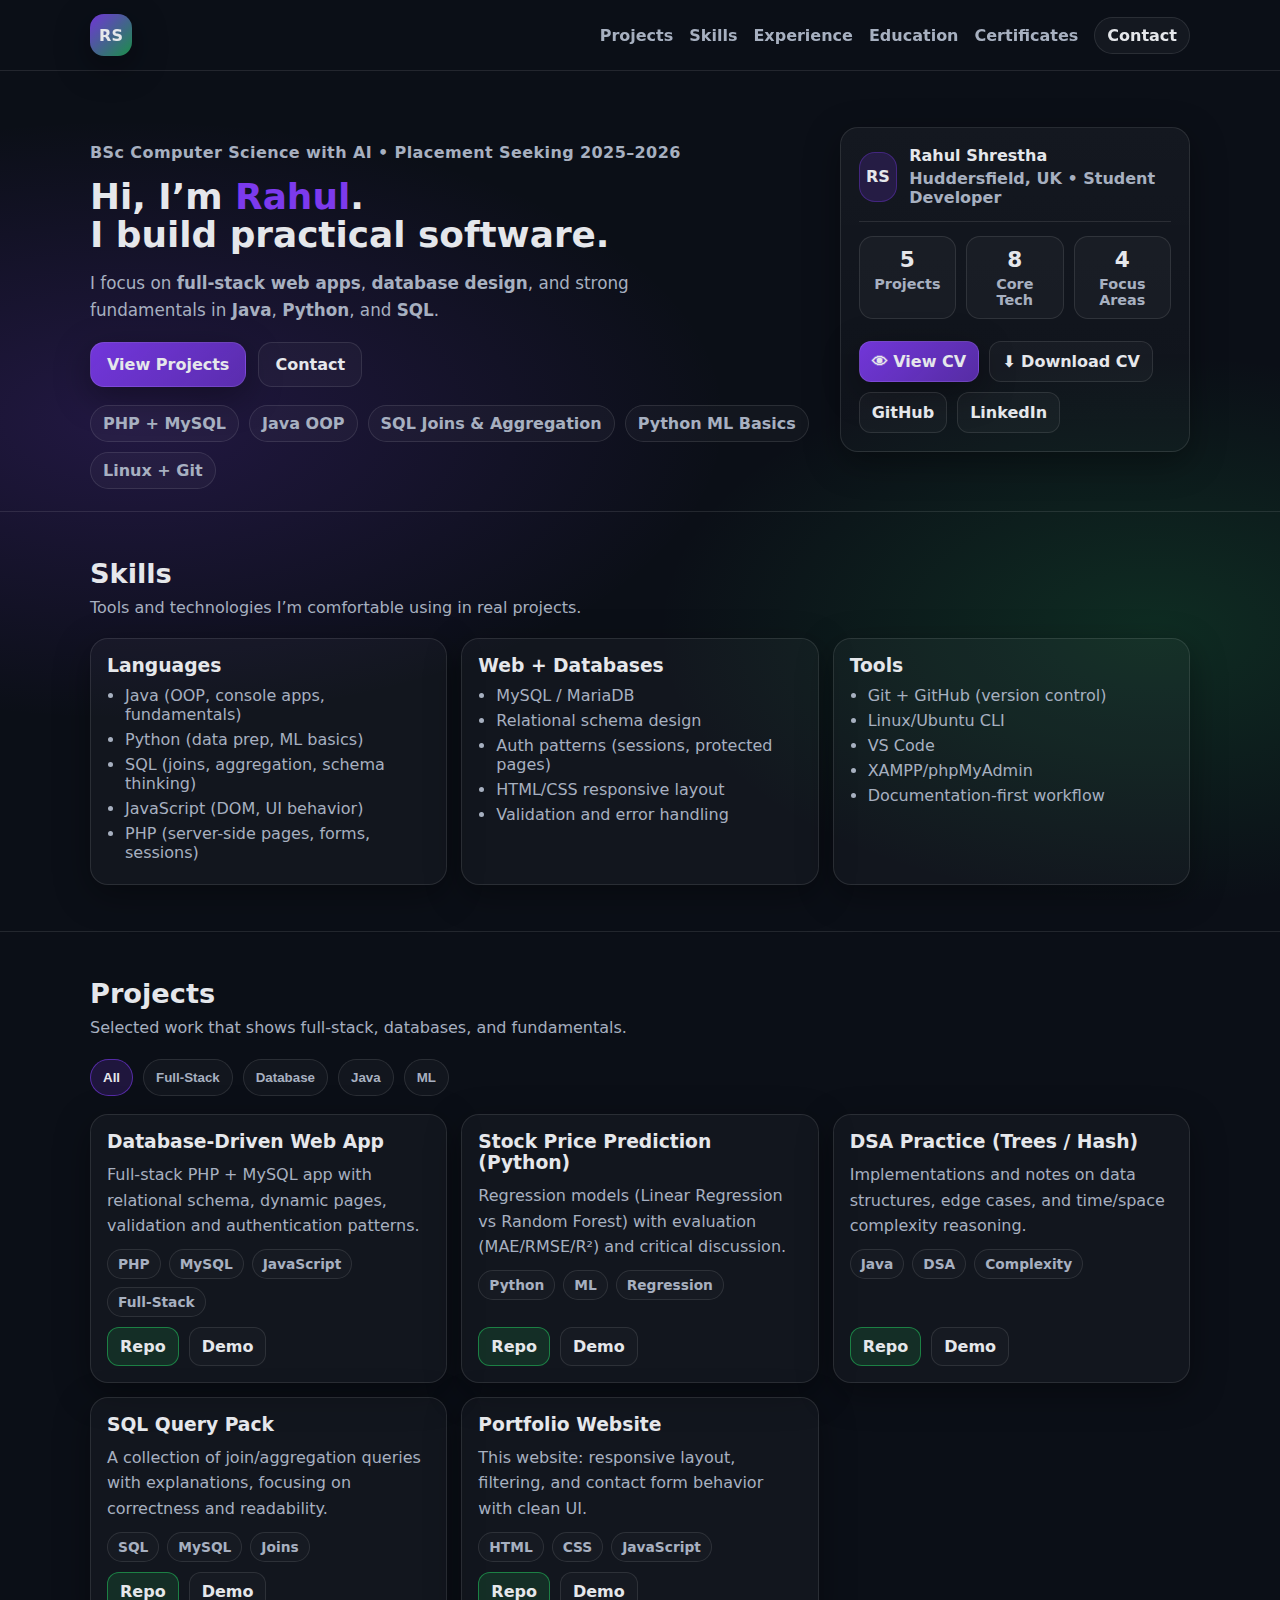
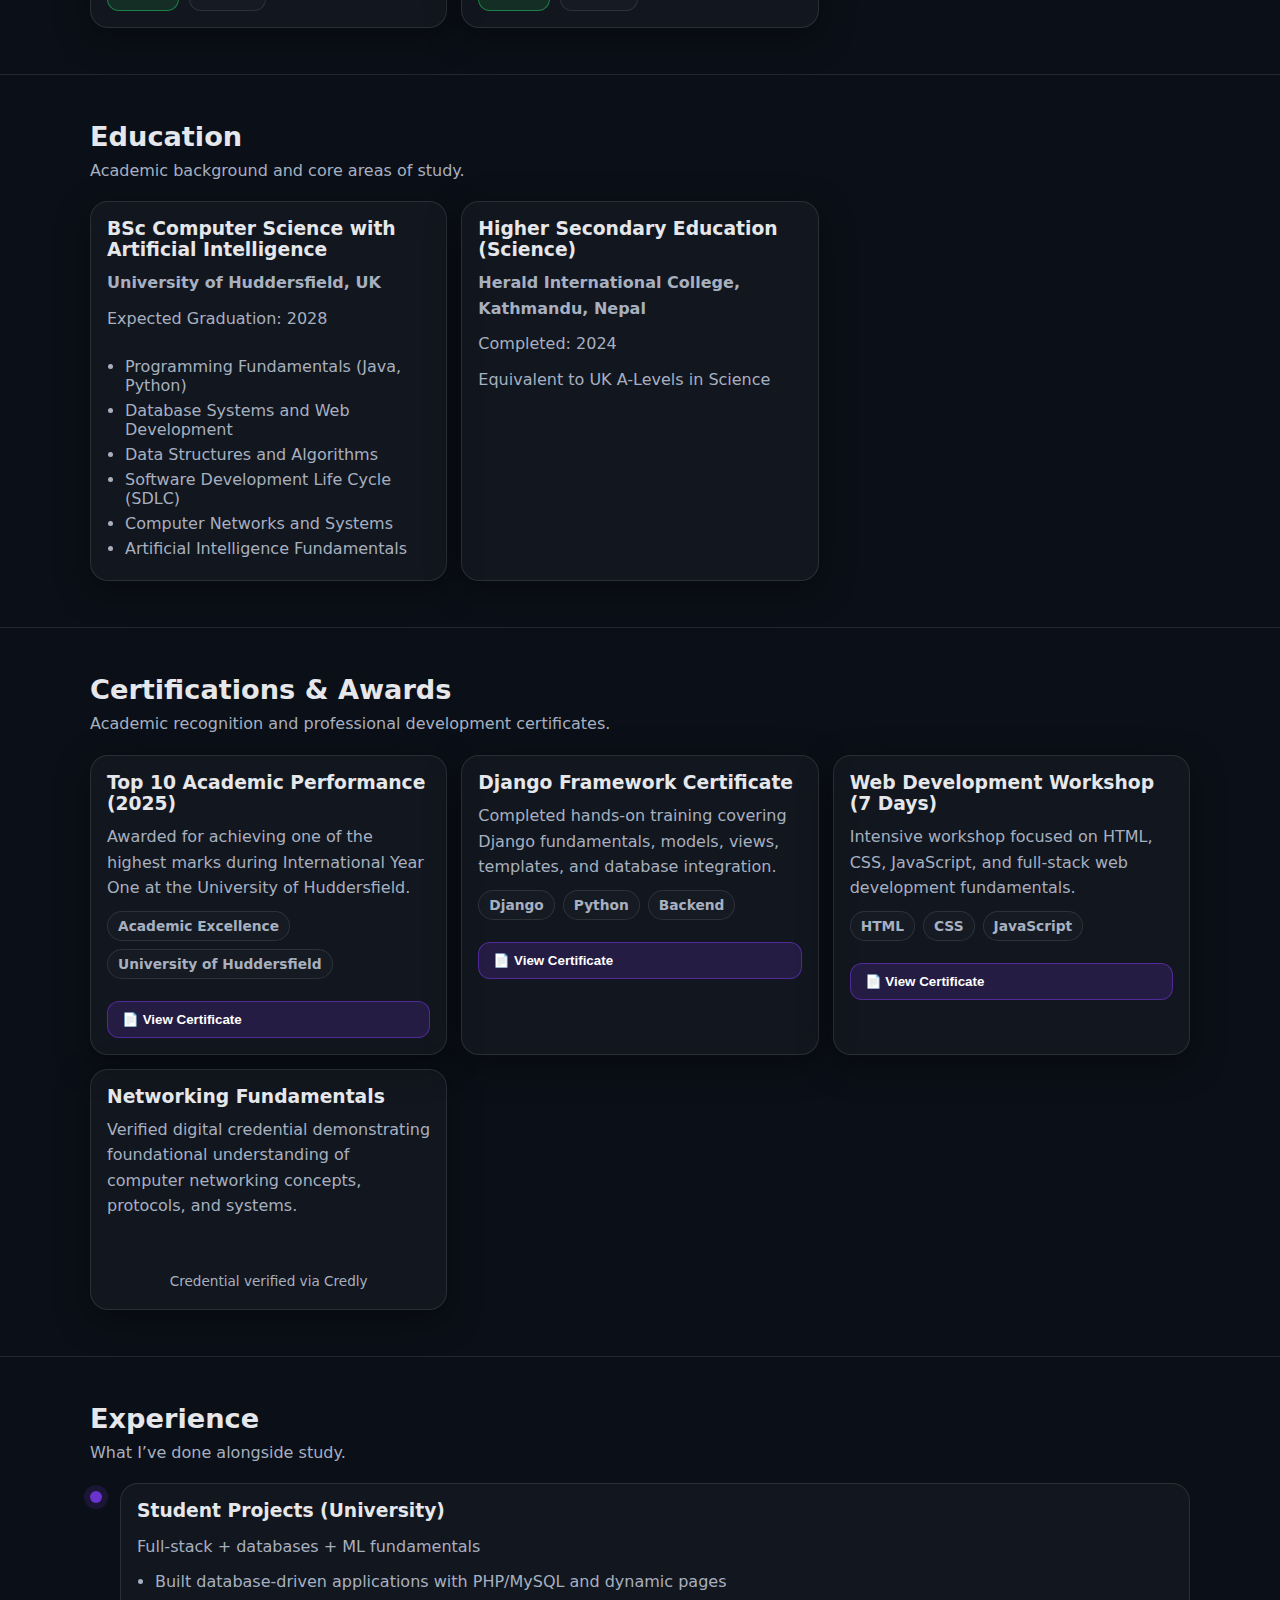
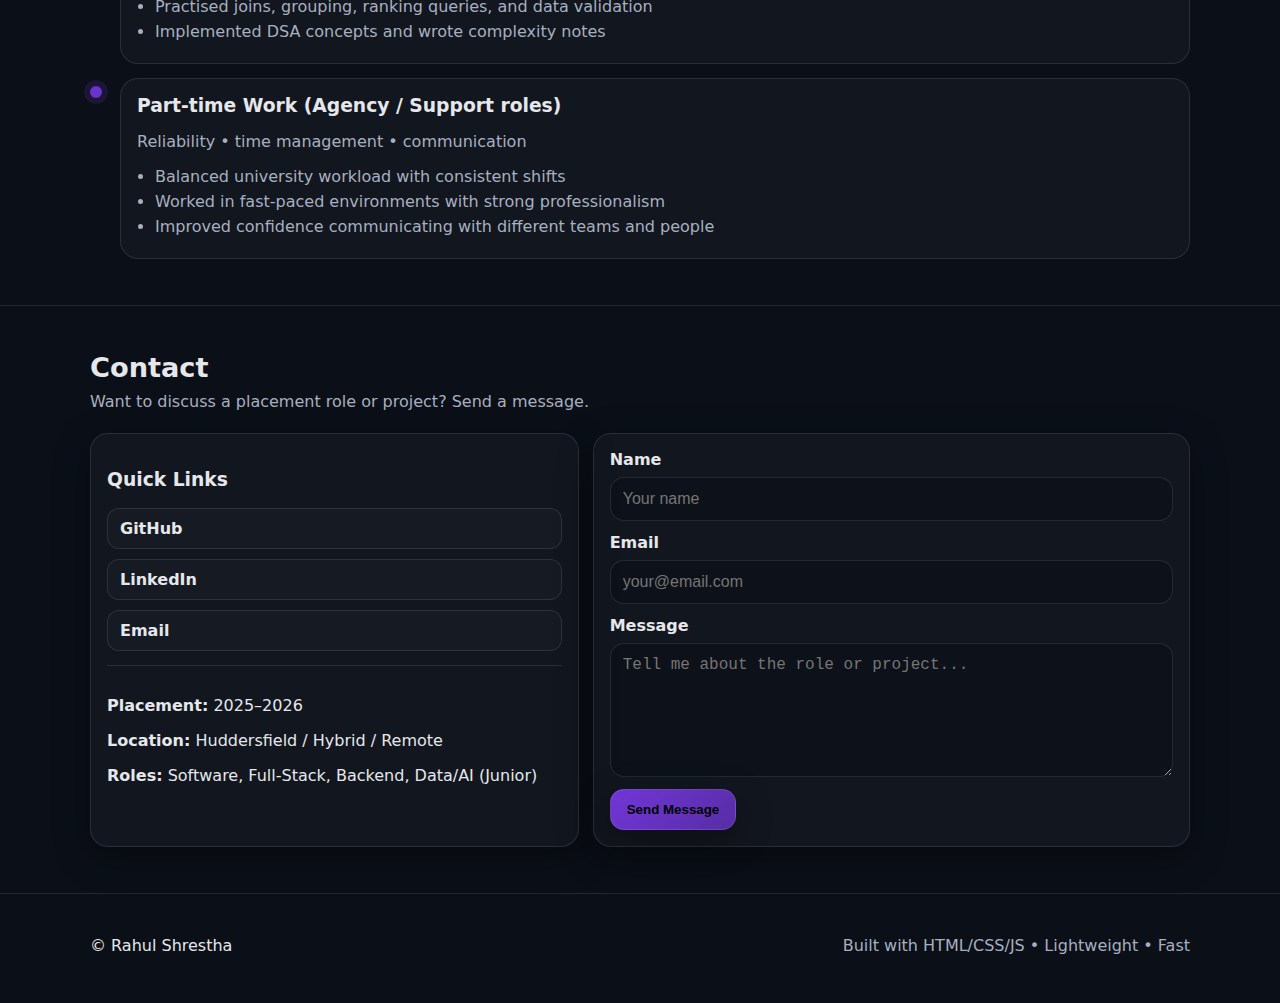
<file: index.html>
<!doctype html>
<html lang="en">

<head>
  <meta charset="utf-8" />
  <meta name="viewport" content="width=device-width, initial-scale=1" />
  <title>Rahul Shrestha | Portfolio</title>
  <meta name="description"
    content="Rahul Shrestha — CS with AI student seeking placement. Full-stack, databases, Java/Python/SQL." />
  <link rel="manifest" href="/manifest.json">
  <meta name="theme-color" content="#111111">

  <link rel="stylesheet" href="styles.css" />
  <link rel="icon" type="image/png" href="images/favicon.png">

</head>

<body>
  <header class="site-header">
    <div class="container header-inner">
      <a class="logo" href="#top" aria-label="Go to top">RS</a>

      <nav class="nav" aria-label="Primary navigation">
        <div class="nav-links">
          <a href="#projects">Projects</a>
          <a href="#skills">Skills</a>
          <a href="#experience">Experience</a>
          <a href="#education">Education</a>
          <a href="#certifications">Certificates</a>
          <a href="#contact" class="primary">Contact</a>
        </div>
        <button class="nav-toggle" id="navToggle" aria-expanded="false" aria-controls="mobileDrawer">
          <span class="sr-only">Open menu</span>
          <span class="burger"></span>
        </button>
      </nav>

      <!-- Mobile Drawer -->
      <div class="mobile-drawer" id="mobileDrawer">
        <div class="drawer-header">
          <span class="drawer-logo">RS</span>
          <button class="drawer-close" id="drawerClose">&times;</button>
        </div>

        <div class="drawer-links">
          <a href="#projects">Projects</a>
          <a href="#skills">Skills</a>
          <a href="#experience">Experience</a>
          <a href="#education">Education</a>
          <a href="#certifications">Certificates</a>
          <a href="#contact" class="primary">Contact</a>
        </div>
      </div>

      <div class="drawer-overlay" id="drawerOverlay"></div>
    </div>
  </header>

  <main id="top">
    <section class="hero">
      <div class="container hero-grid">
        <div>
          <p class="eyebrow">BSc Computer Science with AI • Placement Seeking 2025–2026</p>
          <h1>Hi, I’m <span class="accent">Rahul</span>.<br />I build practical software.</h1>
          <p class="lead">
            I focus on <strong>full-stack web apps</strong>, <strong>database design</strong>, and strong fundamentals
            in <strong>Java</strong>, <strong>Python</strong>, and <strong>SQL</strong>.
          </p>

          <div class="hero-cta">
            <a class="btn" href="#projects">View Projects</a>
            <a class="btn btn-ghost" href="#contact">Contact</a>
          </div>

          <div class="chips" aria-label="Highlights">
            <span class="chip">PHP + MySQL</span>
            <span class="chip">Java OOP</span>
            <span class="chip">SQL Joins & Aggregation</span>
            <span class="chip">Python ML Basics</span>
            <span class="chip">Linux + Git</span>
          </div>
        </div>

        <aside class="hero-card" aria-label="Quick info">
          <div class="hero-card-top">
            <div class="avatar" aria-hidden="true">RS</div>
            <div>
              <p class="name">Rahul Shrestha</p>
              <p class="meta">Huddersfield, UK • Student Developer</p>
            </div>
          </div>

          <div class="hero-card-body">
            <div class="stat">
              <p class="stat-num" id="statProjects">0</p>
              <p class="stat-label">Projects</p>
            </div>
            <div class="stat">
              <p class="stat-num" id="statTech">0</p>
              <p class="stat-label">Core Tech</p>
            </div>
            <div class="stat">
              <p class="stat-num" id="statFocus">0</p>
              <p class="stat-label">Focus Areas</p>
            </div>
          </div>

          <div class="hero-card-actions">
            <a class="btn btn-small cv-btn" id="cvBtn" href="#">
              👁 View CV
            </a>
            <a class="btn btn-small btn-ghost" id="cvDownload" href="/pdf/Rahul_Shrestha_CV.pdf" download>
              ⬇ Download CV
            </a>

            <a class="btn btn-small btn-ghost" href="#" id="githubBtn">GitHub</a>
            <a class="btn btn-small btn-ghost" href="#" id="linkedinBtn">LinkedIn</a>
          </div>
          <!-- <p class="fine">
            Tip: Update the links inside <code>script.js</code> (CV, GitHub, LinkedIn).
          </p> -->
        </aside>
      </div>
    </section>

    <section class="section" id="skills">
      <div class="container">
        <div class="section-head">
          <h2>Skills</h2>
          <p>Tools and technologies I’m comfortable using in real projects.</p>
        </div>

        <div class="skills">
          <div class="skill-card">
            <h3>Languages</h3>
            <ul>
              <li>Java (OOP, console apps, fundamentals)</li>
              <li>Python (data prep, ML basics)</li>
              <li>SQL (joins, aggregation, schema thinking)</li>
              <li>JavaScript (DOM, UI behavior)</li>
              <li>PHP (server-side pages, forms, sessions)</li>
            </ul>
          </div>

          <div class="skill-card">
            <h3>Web + Databases</h3>
            <ul>
              <li>MySQL / MariaDB</li>
              <li>Relational schema design</li>
              <li>Auth patterns (sessions, protected pages)</li>
              <li>HTML/CSS responsive layout</li>
              <li>Validation and error handling</li>
            </ul>
          </div>

          <div class="skill-card">
            <h3>Tools</h3>
            <ul>
              <li>Git + GitHub (version control)</li>
              <li>Linux/Ubuntu CLI</li>
              <li>VS Code</li>
              <li>XAMPP/phpMyAdmin</li>
              <li>Documentation-first workflow</li>
            </ul>
          </div>
        </div>
      </div>
    </section>

    <section class="section" id="projects">
      <div class="container">
        <div class="section-head">
          <h2>Projects</h2>
          <p>Selected work that shows full-stack, databases, and fundamentals.</p>
        </div>

        <div class="filters" role="group" aria-label="Project filters">
          <button class="filter active" data-filter="all">All</button>
          <button class="filter" data-filter="fullstack">Full-Stack</button>
          <button class="filter" data-filter="database">Database</button>
          <button class="filter" data-filter="java">Java</button>
          <button class="filter" data-filter="ml">ML</button>
        </div>

        <div class="grid" id="projectGrid">
        </div>
      </div>
    </section>

    <!-- <section id="github">
  <h2>GitHub Activity</h2>

  <div id="github-profile"></div>

  <div id="repo-list"></div>
</section> -->

    <section class="section" id="education">
      <div class="container">
        <div class="section-head">
          <h2>Education</h2>
          <p>Academic background and core areas of study.</p>
        </div>

        <div class="grid">
          <div class="card">
            <h3>BSc Computer Science with Artificial Intelligence</h3>
            <p><strong>University of Huddersfield, UK</strong></p>
            <p class="muted">Expected Graduation: 2028</p>
            <ul>
              <li>Programming Fundamentals (Java, Python)</li>
              <li>Database Systems and Web Development</li>
              <li>Data Structures and Algorithms</li>
              <li>Software Development Life Cycle (SDLC)</li>
              <li>Computer Networks and Systems</li>
              <li>Artificial Intelligence Fundamentals</li>
            </ul>
          </div>

          <div class="card">
            <h3>Higher Secondary Education (Science)</h3>
            <p><strong>Herald International College, Kathmandu, Nepal</strong></p>
            <p class="muted">Completed: 2024</p>
            <p>Equivalent to UK A-Levels in Science</p>
          </div>
        </div>
      </div>
    </section>

    <section class="section" id="certifications">
      <div class="container">
        <div class="section-head">
          <h2>Certifications & Awards</h2>
          <p>Academic recognition and professional development certificates.</p>
        </div>

        <div class="grid">
          <div class="card cert-card" data-file="pdf/isc_cert.jpg" data-type="jpg"
            data-title="Django Framework Certificate">
            <h3>Top 10 Academic Performance (2025)</h3>
            <p>
              Awarded for achieving one of the highest marks during
              International Year One at the University of Huddersfield.
            </p>
            <div class="tags">
              <span class="tag">Academic Excellence</span>
              <span class="tag">University of Huddersfield</span>
            </div>
            <button class="cert-btn view-cert">
              📄 View Certificate
            </button>

          </div>
          <div class="card cert-card" data-file="pdf/django_codeit_certificate.pdf" data-type="pdf"
            data-title="Django Framework Certificate">
            <h3>Django Framework Certificate</h3>
            <p>
              Completed hands-on training covering Django fundamentals,
              models, views, templates, and database integration.
            </p>
            <div class="tags">
              <span class="tag">Django</span>
              <span class="tag">Python</span>
              <span class="tag">Backend</span>
            </div>
            <button class="cert-btn view-cert">
              📄 View Certificate
            </button>
          </div>

          <div class="card cert-card" data-file="pdf/web_development_workshop.pdf" data-type="pdf"
            data-title="Django Framework Certificate">
            <h3>Web Development Workshop (7 Days)</h3>
            <p>
              Intensive workshop focused on HTML, CSS, JavaScript,
              and full-stack web development fundamentals.
            </p>
            <div class="tags">
              <span class="tag">HTML</span>
              <span class="tag">CSS</span>
              <span class="tag">JavaScript</span>
            </div>
            <button class="cert-btn view-cert">
              📄 View Certificate
            </button>
          </div>


          <div class="card">
            <h3>Networking Fundamentals</h3>
            <p>
              Verified digital credential demonstrating foundational understanding
              of computer networking concepts, protocols, and systems.
            </p>

            <div class="credly-wrapper">
              <div data-iframe-width="150" data-iframe-height="270"
                data-share-badge-id="bad36f17-1625-4a76-9c38-049f803aa20c"
                data-share-badge-host="https://www.credly.com">
              </div>
            </div>

            <p class="credly-note">
              Credential verified via Credly
            </p>
          </div>
        </div>

      </div>
    </section>

    <!-- Certificate Viewer (PDF / Image) -->
    <div class="cert-modal" id="certModal" aria-hidden="true">
      <div class="cert-backdrop" id="certBackdrop"></div>

      <div class="cert-viewer">
        <div class="cert-header">
          <span class="cert-title" id="certTitle">Certificate</span>
          <button class="cert-close" id="closeModal">&times;</button>
        </div>

        <div class="cert-body">
          <!-- PDF or Image injected here -->
          <iframe id="certFrame" title="Certificate Viewer"></iframe>
          <img id="certImage" alt="Certificate preview" />
        </div>

        <div class="cert-footer">
          <a id="downloadCert" class="cert-download" download>
            ⬇ Download PDF
          </a>
        </div>
      </div>
    </div>

    <section class="section" id="experience">
      <div class="container">
        <div class="section-head">
          <h2>Experience</h2>
          <p>What I’ve done alongside study.</p>
        </div>

        <div class="timeline">
          <div class="timeline-item">
            <div class="dot" aria-hidden="true"></div>
            <div class="timeline-content">
              <h3>Student Projects (University)</h3>
              <p class="muted">Full-stack + databases + ML fundamentals</p>
              <ul>
                <li>Built database-driven applications with PHP/MySQL and dynamic pages</li>
                <li>Practised joins, grouping, ranking queries, and data validation</li>
                <li>Implemented DSA concepts and wrote complexity notes</li>
              </ul>
            </div>
          </div>

          <div class="timeline-item">
            <div class="dot" aria-hidden="true"></div>
            <div class="timeline-content">
              <h3>Part-time Work (Agency / Support roles)</h3>
              <p class="muted">Reliability • time management • communication</p>
              <ul>
                <li>Balanced university workload with consistent shifts</li>
                <li>Worked in fast-paced environments with strong professionalism</li>
                <li>Improved confidence communicating with different teams and people</li>
              </ul>
            </div>
          </div>
        </div>

      </div>
    </section>

    <section class="section" id="contact">
      <div class="container">
        <div class="section-head">
          <h2>Contact</h2>
          <p>Want to discuss a placement role or project? Send a message.</p>
        </div>

        <div class="contact-grid">
          <div class="contact-card">
            <h3>Quick Links</h3>
            <div class="link-list">
              <a href="https://github.com/shrestha-r" id="contactGithub">GitHub</a>
              <a href="https://www.linkedin.com/in/rahulshrestha61/" id="contactLinkedin">LinkedIn</a>
              <a href="mailto:rahulshrestha8102@gmail.com" id="contactEmail">Email</a>
            </div>

            <div class="availability">
              <p><strong>Placement:</strong> 2025–2026</p>
              <p><strong>Location:</strong> Huddersfield / Hybrid / Remote</p>
              <p><strong>Roles:</strong> Software, Full-Stack, Backend, Data/AI (Junior)</p>
            </div>
          </div>

          <form class="contact-form" action="https://formspree.io/f/mbddyjzr" method="POST">

            <label>
              Name
              <input type="text" name="name" placeholder="Your name" required />
            </label>

            <label>
              Email
              <input type="email" name="email" placeholder="your@email.com" required />
            </label>

            <label>
              Message
              <textarea name="message" rows="6" placeholder="Tell me about the role or project..." required></textarea>
            </label>

            <!-- Professional extras -->
            <input type="hidden" name="_subject" value="New Portfolio Contact">
            <input type="text" name="_gotcha" style="display:none">
            <input type="hidden" name="_next" value="https://yourusername.github.io/portfolio/thanks.html">

            <button class="btn" type="submit">Send Message</button>
          </form>

        </div>
      </div>
    </section>

    <footer class="footer">
      <div class="container footer-inner">
        <p>© <span id="year"></span> Rahul Shrestha</p>
        <p class="muted">Built with HTML/CSS/JS • Lightweight • Fast</p>
      </div>
    </footer>
  </main>

  <script src="script.js"></script>
  <script type="text/javascript" async src="//cdn.credly.com/assets/utilities/embed.js"></script>
  <!-- Google Analytics -->
  <script async src="https://www.googletagmanager.com/gtag/js?id=G-ABCD1234EF"></script>
  <script>
    window.dataLayer = window.dataLayer || [];
    function gtag() { dataLayer.push(arguments); }
    gtag('js', new Date());

    gtag('config', 'G-JRHQPM54M9');
  </script>
  <script src="github.js"></script>

</body>

</html>
</file>
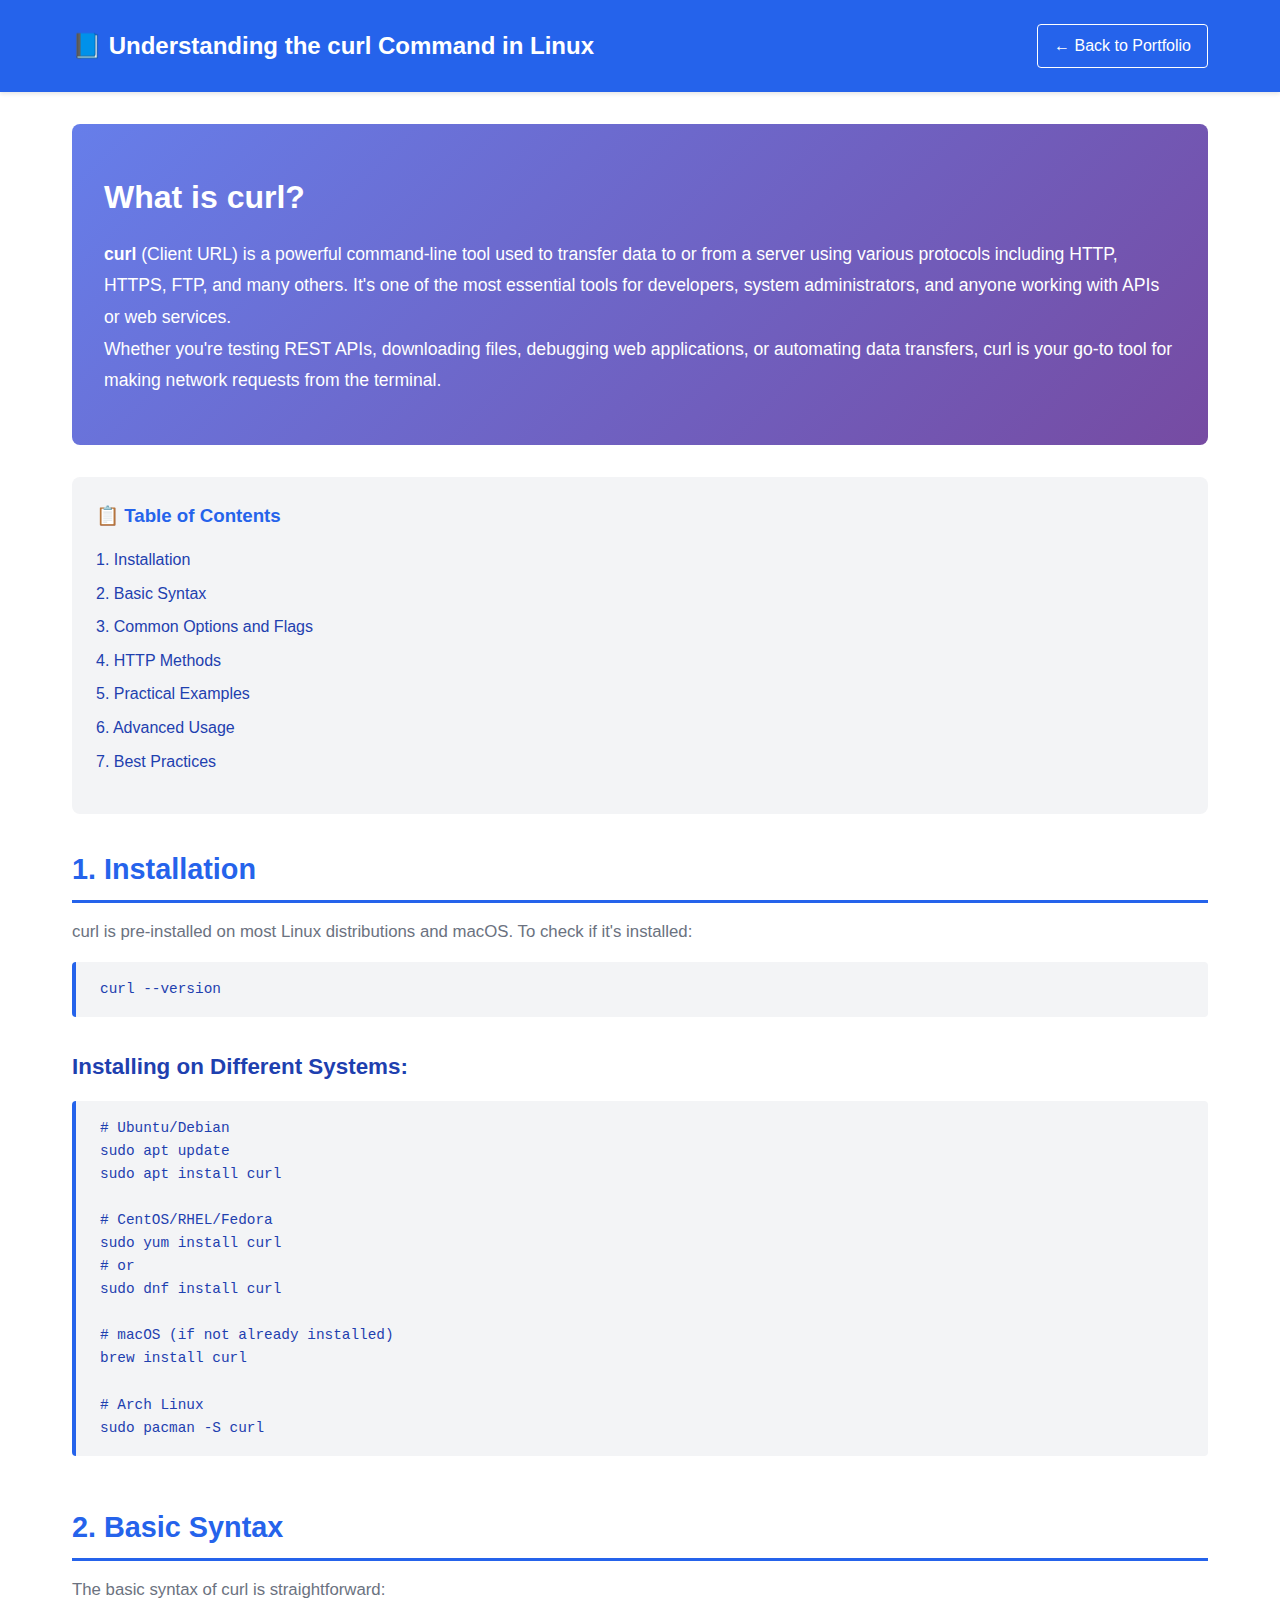
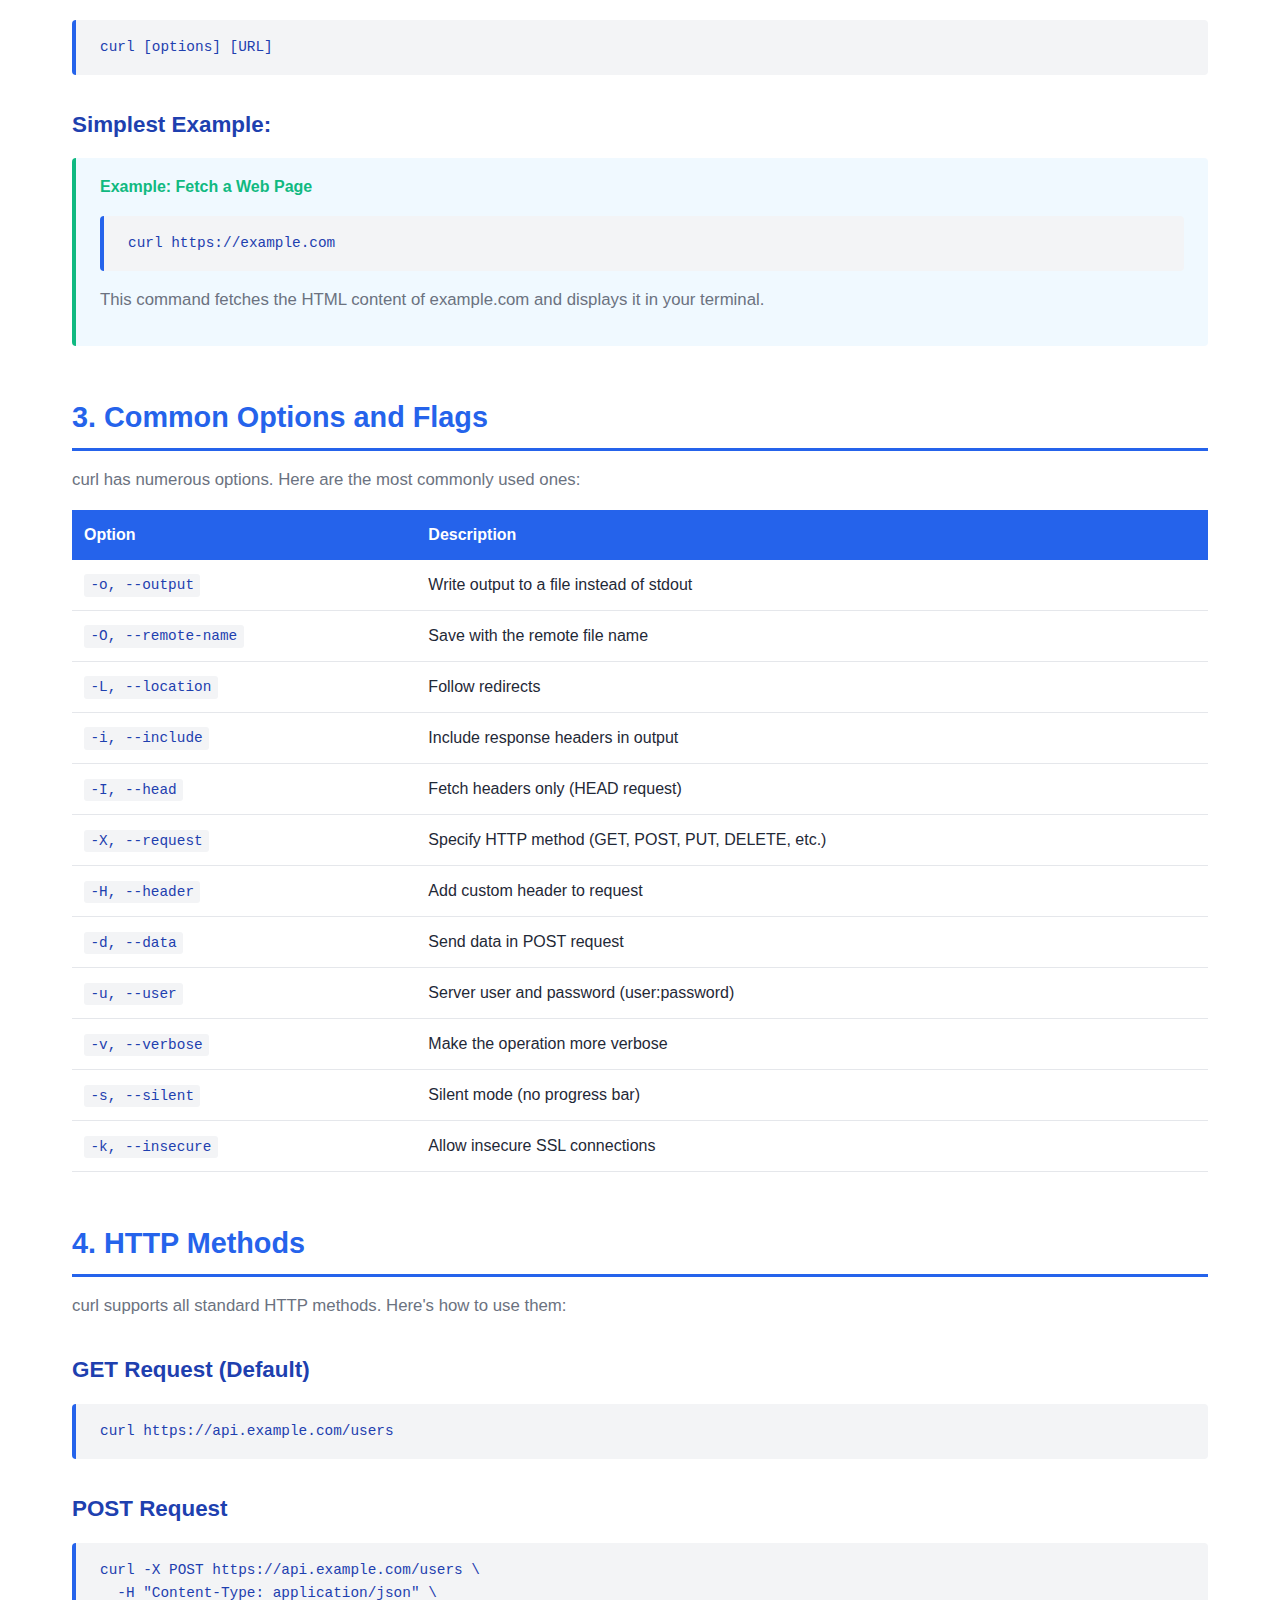
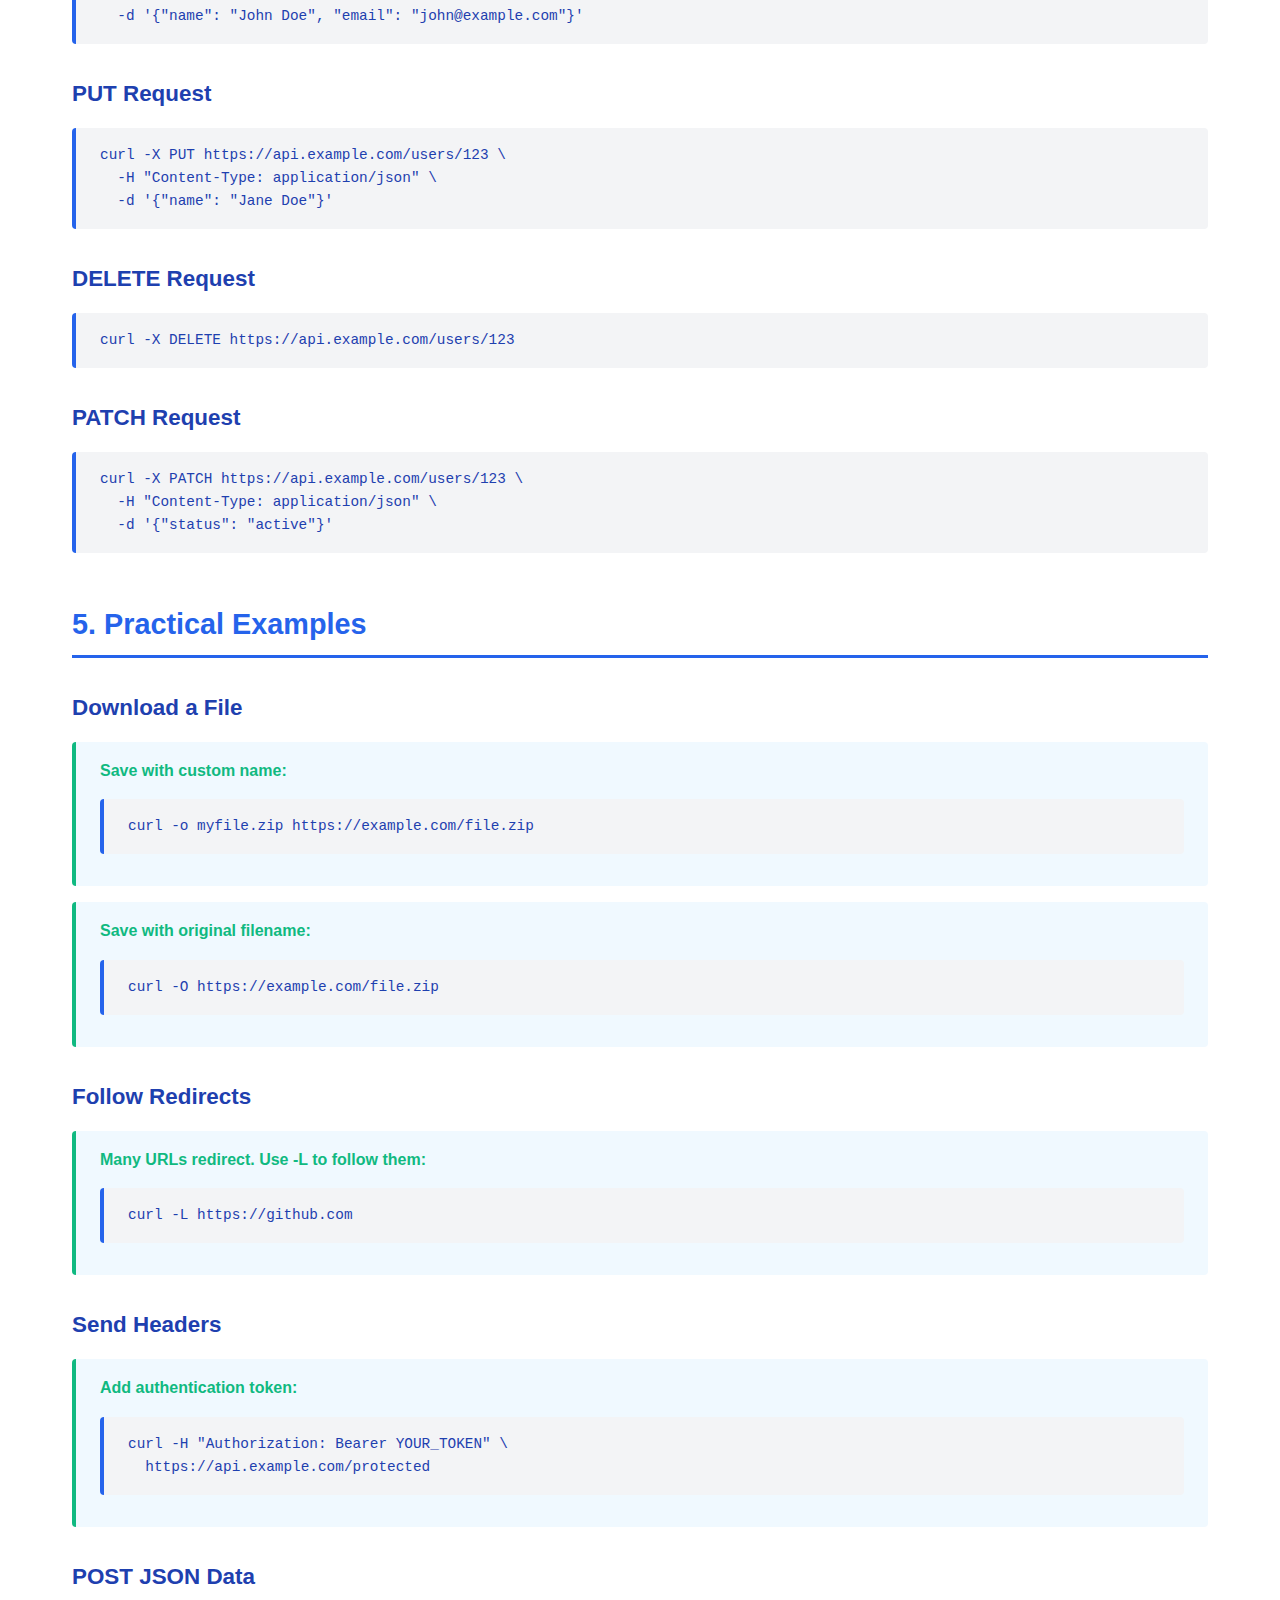
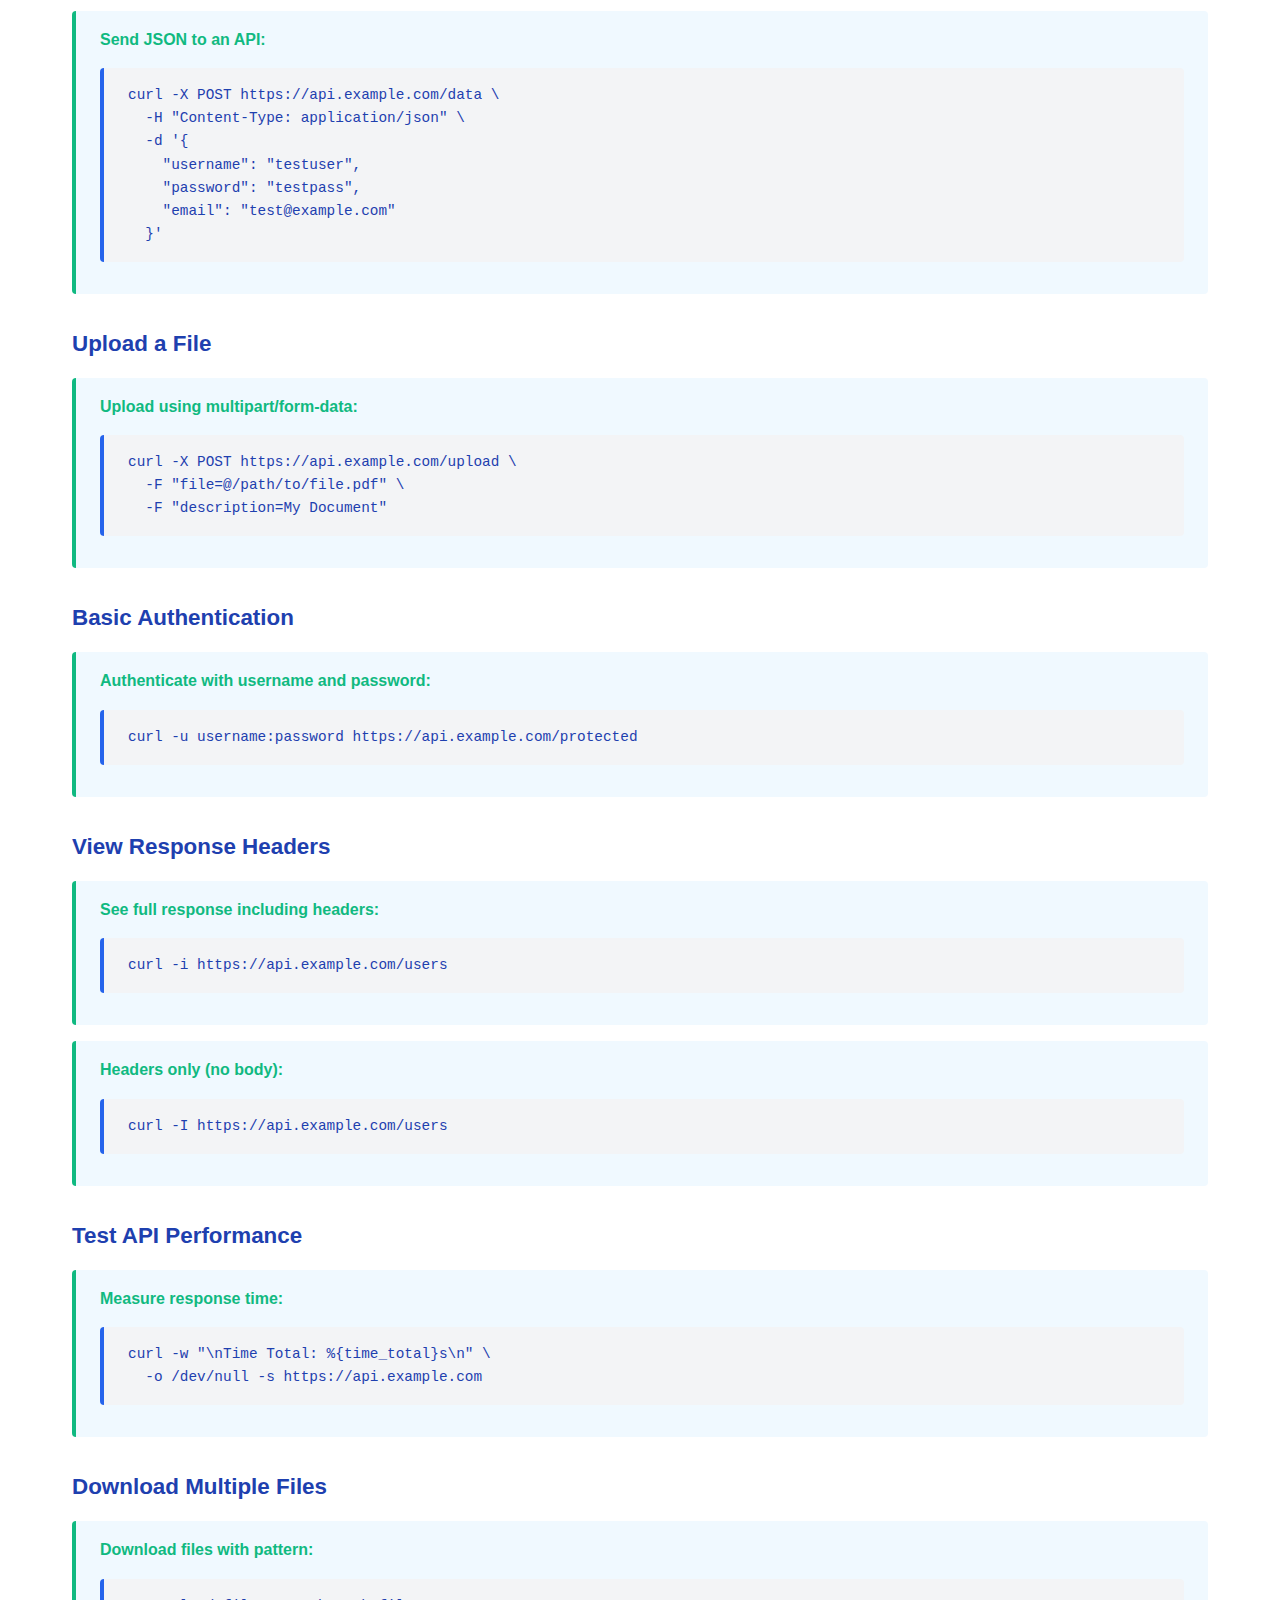
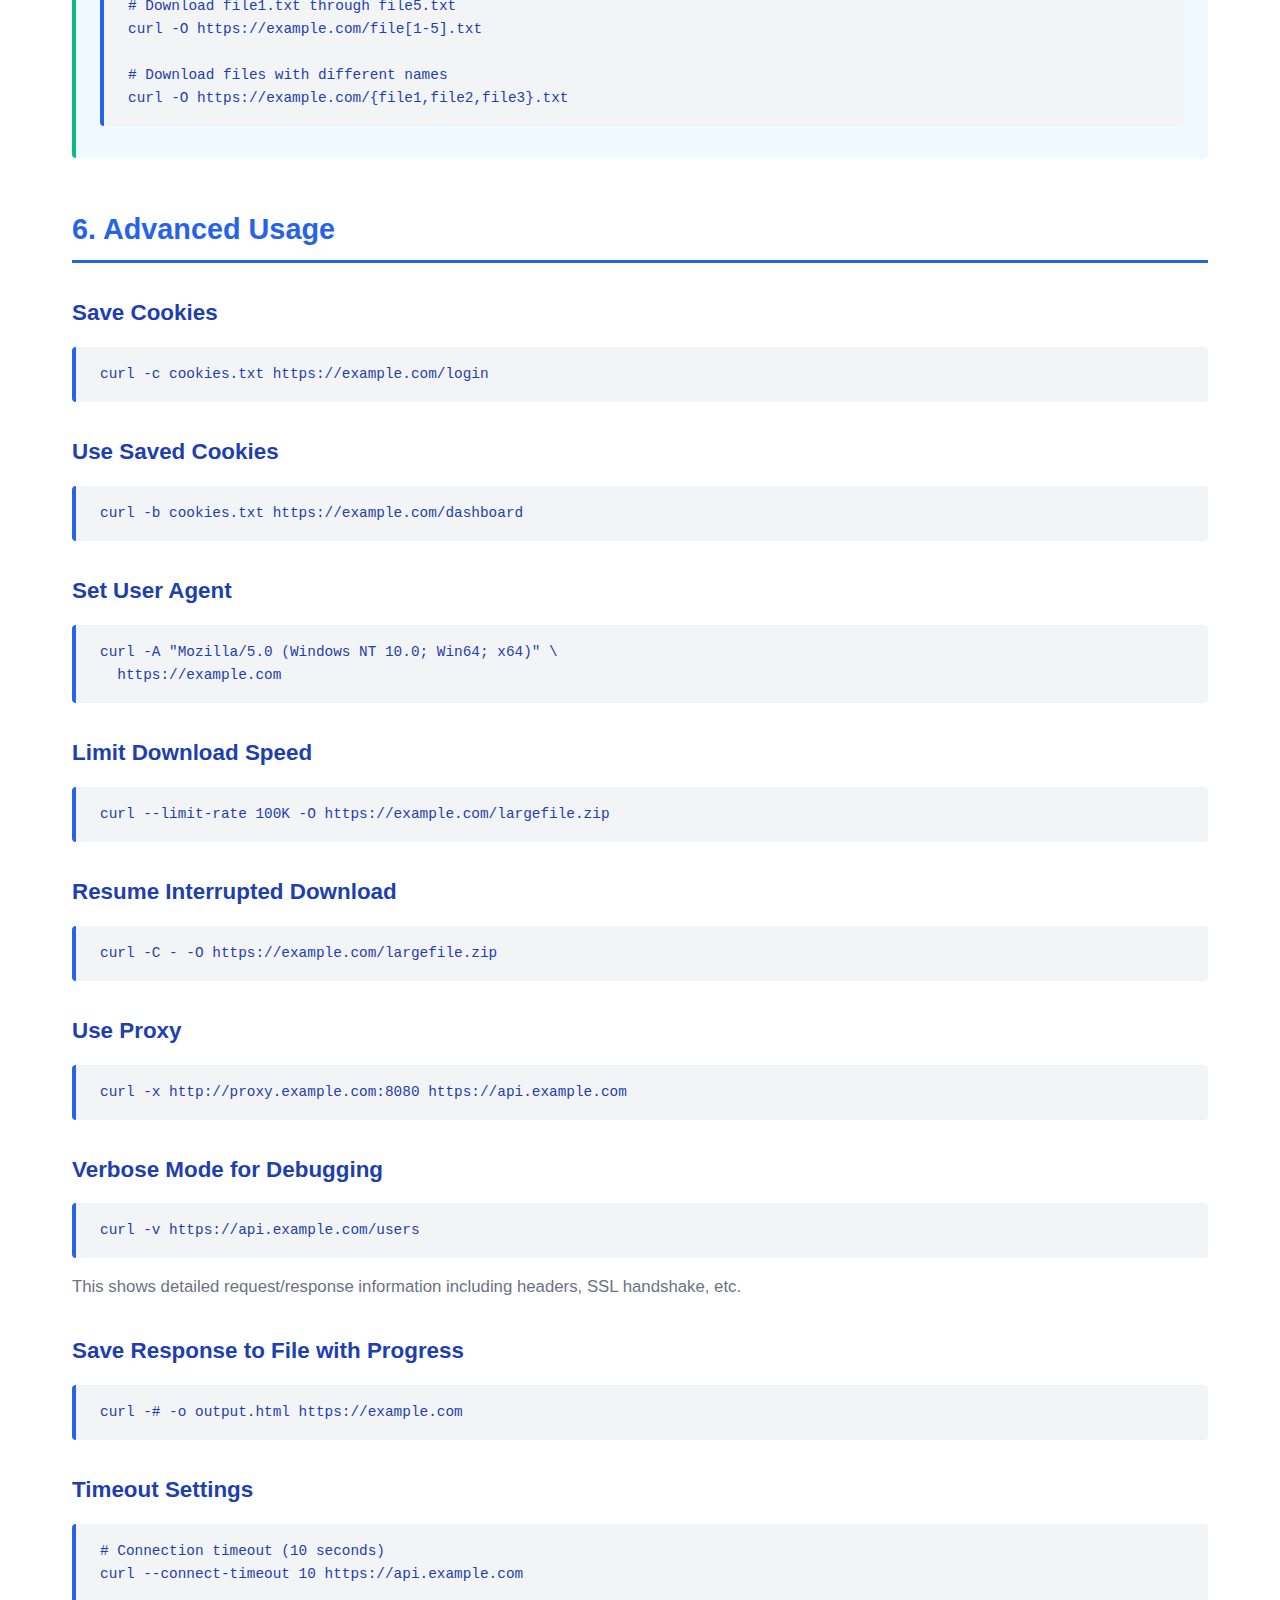
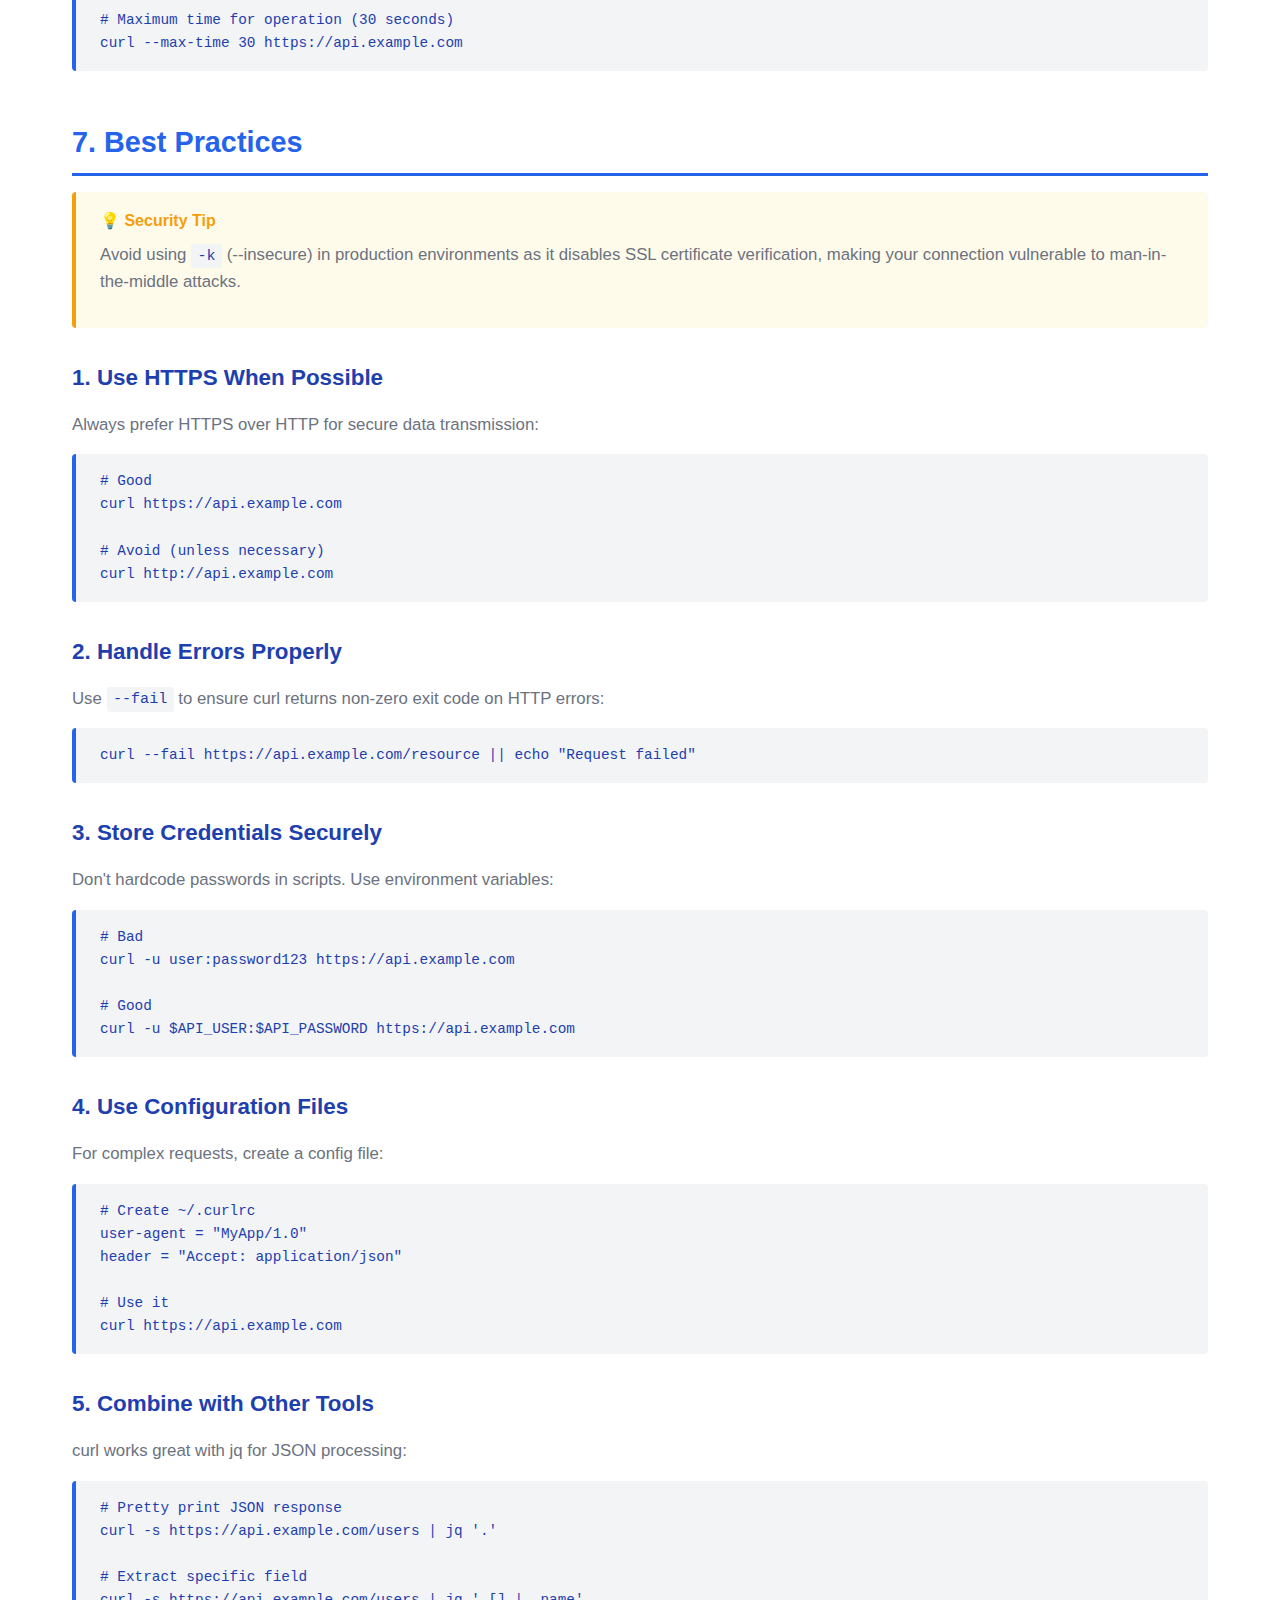
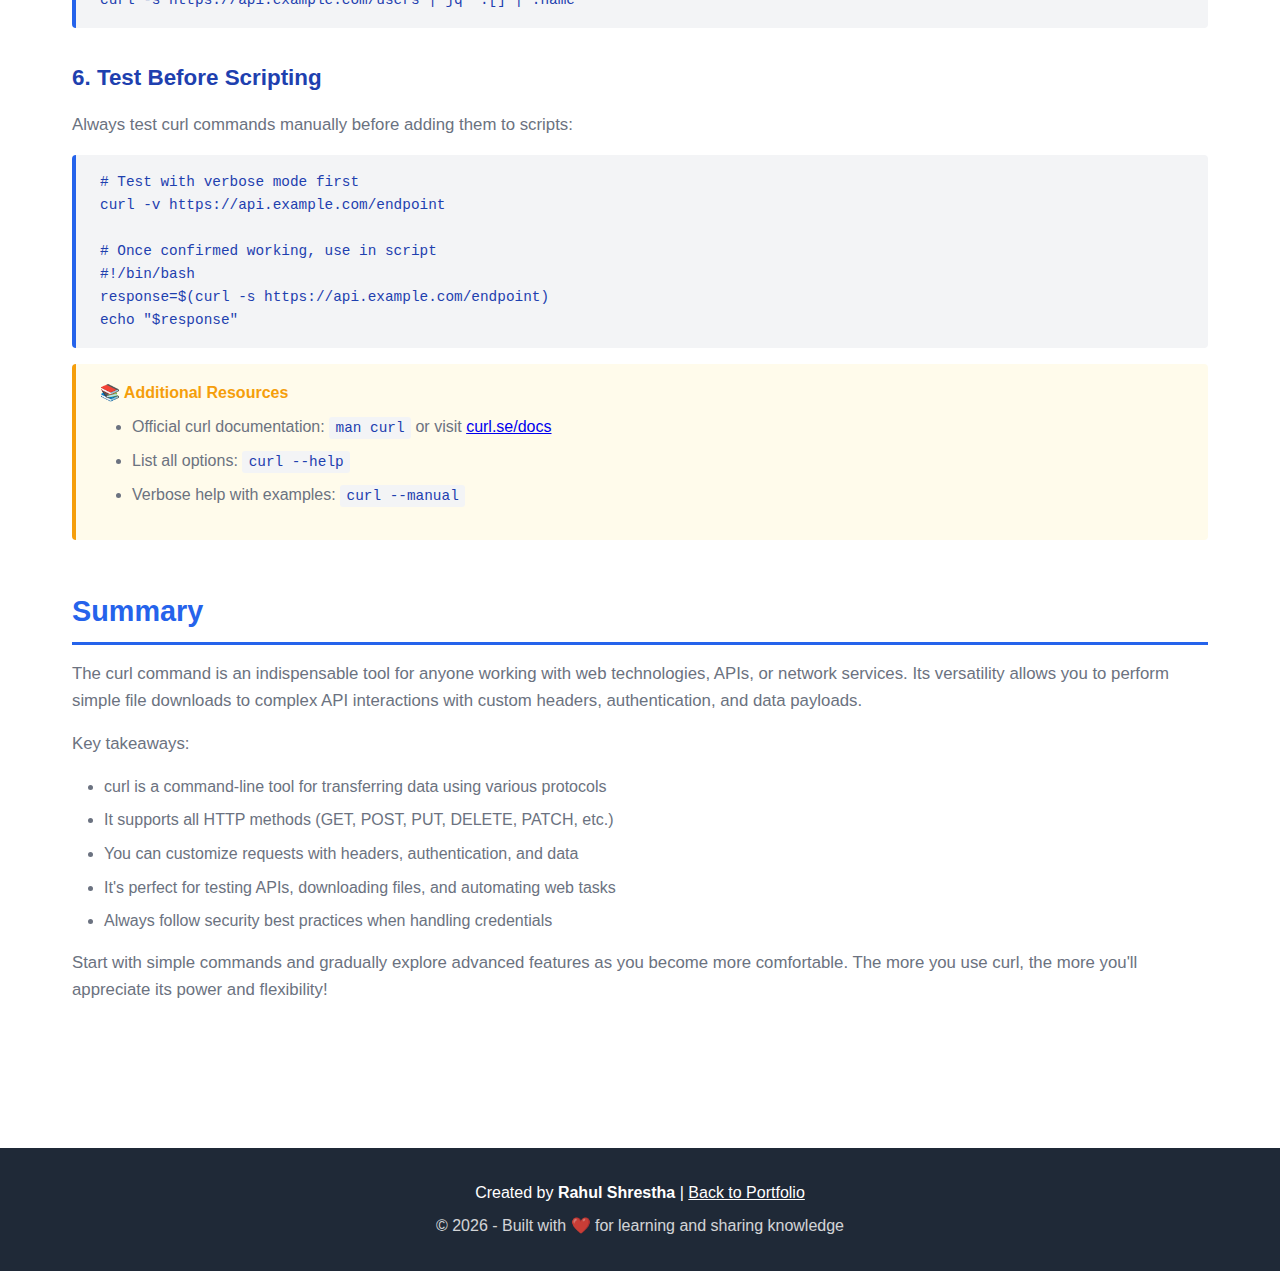
<file: curl-guide.html>
<!DOCTYPE html>
<html lang="en">
<head>
    <meta charset="UTF-8">
    <meta name="viewport" content="width=device-width, initial-scale=1.0">
    <title>Understanding the curl Command in Linux | Rahul Shrestha</title>
    <meta name="description" content="A comprehensive guide to the curl command in Linux - learn syntax, options, and practical examples.">
    <link rel="icon" type="image/png" href="images/favicon.png">
    <style>
        * {
            margin: 0;
            padding: 0;
            box-sizing: border-box;
        }

        :root {
            --primary-color: #2563eb;
            --secondary-color: #1e40af;
            --text-color: #1f2937;
            --text-light: #6b7280;
            --background: #ffffff;
            --code-bg: #f3f4f6;
            --border-color: #e5e7eb;
            --success-color: #10b981;
            --warning-color: #f59e0b;
        }

        body {
            font-family: -apple-system, BlinkMacSystemFont, 'Segoe UI', Roboto, Oxygen, Ubuntu, Cantarell, sans-serif;
            line-height: 1.6;
            color: var(--text-color);
            background: var(--background);
        }

        .header {
            background: var(--primary-color);
            color: white;
            padding: 1.5rem 0;
            box-shadow: 0 2px 4px rgba(0,0,0,0.1);
        }

        .header-content {
            max-width: 1200px;
            margin: 0 auto;
            padding: 0 2rem;
            display: flex;
            justify-content: space-between;
            align-items: center;
        }

        .header h1 {
            font-size: 1.5rem;
            font-weight: 600;
        }

        .back-link {
            color: white;
            text-decoration: none;
            padding: 0.5rem 1rem;
            border: 1px solid white;
            border-radius: 4px;
            transition: background 0.3s ease;
        }

        .back-link:hover {
            background: rgba(255,255,255,0.1);
        }

        .container {
            max-width: 1200px;
            margin: 0 auto;
            padding: 2rem;
        }

        .intro {
            background: linear-gradient(135deg, #667eea 0%, #764ba2 100%);
            color: white;
            padding: 3rem 2rem;
            border-radius: 8px;
            margin-bottom: 2rem;
        }

        .intro h2 {
            font-size: 2rem;
            margin-bottom: 1rem;
        }

        .intro p {
            font-size: 1.1rem;
            line-height: 1.8;
        }

        .section {
            margin-bottom: 3rem;
        }

        .section h2 {
            color: var(--primary-color);
            font-size: 1.8rem;
            margin-bottom: 1rem;
            padding-bottom: 0.5rem;
            border-bottom: 3px solid var(--primary-color);
        }

        .section h3 {
            color: var(--secondary-color);
            font-size: 1.4rem;
            margin-top: 2rem;
            margin-bottom: 1rem;
        }

        .section p {
            margin-bottom: 1rem;
            color: var(--text-light);
            font-size: 1.05rem;
        }

        code {
            background: var(--code-bg);
            padding: 0.2rem 0.4rem;
            border-radius: 3px;
            font-family: 'Courier New', Courier, monospace;
            font-size: 0.9em;
            color: var(--secondary-color);
        }

        .code-block {
            background: var(--code-bg);
            border-left: 4px solid var(--primary-color);
            padding: 1rem 1.5rem;
            border-radius: 4px;
            overflow-x: auto;
            margin: 1rem 0;
        }

        .code-block code {
            background: transparent;
            padding: 0;
            display: block;
            white-space: pre;
        }

        .example {
            background: #f0f9ff;
            border-left: 4px solid var(--success-color);
            padding: 1rem 1.5rem;
            margin: 1rem 0;
            border-radius: 4px;
        }

        .example-title {
            font-weight: 600;
            color: var(--success-color);
            margin-bottom: 0.5rem;
        }

        .note {
            background: #fffbeb;
            border-left: 4px solid var(--warning-color);
            padding: 1rem 1.5rem;
            margin: 1rem 0;
            border-radius: 4px;
        }

        .note-title {
            font-weight: 600;
            color: var(--warning-color);
            margin-bottom: 0.5rem;
        }

        ul, ol {
            margin-left: 2rem;
            margin-bottom: 1rem;
        }

        li {
            margin-bottom: 0.5rem;
            color: var(--text-light);
        }

        table {
            width: 100%;
            border-collapse: collapse;
            margin: 1rem 0;
        }

        table th {
            background: var(--primary-color);
            color: white;
            padding: 0.75rem;
            text-align: left;
            font-weight: 600;
        }

        table td {
            padding: 0.75rem;
            border-bottom: 1px solid var(--border-color);
        }

        table tr:hover {
            background: var(--code-bg);
        }

        .toc {
            background: var(--code-bg);
            padding: 1.5rem;
            border-radius: 8px;
            margin-bottom: 2rem;
        }

        .toc h3 {
            color: var(--primary-color);
            margin-bottom: 1rem;
        }

        .toc ul {
            list-style: none;
            margin-left: 0;
        }

        .toc a {
            color: var(--secondary-color);
            text-decoration: none;
            transition: color 0.3s ease;
        }

        .toc a:hover {
            color: var(--primary-color);
            text-decoration: underline;
        }

        footer {
            background: var(--text-color);
            color: white;
            text-align: center;
            padding: 2rem;
            margin-top: 4rem;
        }

        @media (max-width: 768px) {
            .container {
                padding: 1rem;
            }

            .intro h2 {
                font-size: 1.5rem;
            }

            .section h2 {
                font-size: 1.5rem;
            }

            .section h3 {
                font-size: 1.2rem;
            }

            .header-content {
                flex-direction: column;
                gap: 1rem;
            }
        }
    </style>
</head>
<body>
    <header class="header">
        <div class="header-content">
            <h1>📘 Understanding the curl Command in Linux</h1>
            <a href="index.html" class="back-link">← Back to Portfolio</a>
        </div>
    </header>

    <div class="container">
        <div class="intro">
            <h2>What is curl?</h2>
            <p>
                <strong>curl</strong> (Client URL) is a powerful command-line tool used to transfer data to or from a server using various protocols including HTTP, HTTPS, FTP, and many others. 
                It's one of the most essential tools for developers, system administrators, and anyone working with APIs or web services.
            </p>
            <p>
                Whether you're testing REST APIs, downloading files, debugging web applications, or automating data transfers, curl is your go-to tool for making network requests from the terminal.
            </p>
        </div>

        <div class="toc">
            <h3>📋 Table of Contents</h3>
            <ul>
                <li><a href="#installation">1. Installation</a></li>
                <li><a href="#basic-syntax">2. Basic Syntax</a></li>
                <li><a href="#common-options">3. Common Options and Flags</a></li>
                <li><a href="#http-methods">4. HTTP Methods</a></li>
                <li><a href="#practical-examples">5. Practical Examples</a></li>
                <li><a href="#advanced-usage">6. Advanced Usage</a></li>
                <li><a href="#best-practices">7. Best Practices</a></li>
            </ul>
        </div>

        <section id="installation" class="section">
            <h2>1. Installation</h2>
            <p>curl is pre-installed on most Linux distributions and macOS. To check if it's installed:</p>
            <div class="code-block">
<code>curl --version</code>
            </div>
            
            <h3>Installing on Different Systems:</h3>
            
            <div class="code-block">
<code># Ubuntu/Debian
sudo apt update
sudo apt install curl

# CentOS/RHEL/Fedora
sudo yum install curl
# or
sudo dnf install curl

# macOS (if not already installed)
brew install curl

# Arch Linux
sudo pacman -S curl</code>
            </div>
        </section>

        <section id="basic-syntax" class="section">
            <h2>2. Basic Syntax</h2>
            <p>The basic syntax of curl is straightforward:</p>
            <div class="code-block">
<code>curl [options] [URL]</code>
            </div>

            <h3>Simplest Example:</h3>
            <div class="example">
                <div class="example-title">Example: Fetch a Web Page</div>
                <div class="code-block">
<code>curl https://example.com</code>
                </div>
                <p>This command fetches the HTML content of example.com and displays it in your terminal.</p>
            </div>
        </section>

        <section id="common-options" class="section">
            <h2>3. Common Options and Flags</h2>
            <p>curl has numerous options. Here are the most commonly used ones:</p>

            <table>
                <thead>
                    <tr>
                        <th>Option</th>
                        <th>Description</th>
                    </tr>
                </thead>
                <tbody>
                    <tr>
                        <td><code>-o, --output</code></td>
                        <td>Write output to a file instead of stdout</td>
                    </tr>
                    <tr>
                        <td><code>-O, --remote-name</code></td>
                        <td>Save with the remote file name</td>
                    </tr>
                    <tr>
                        <td><code>-L, --location</code></td>
                        <td>Follow redirects</td>
                    </tr>
                    <tr>
                        <td><code>-i, --include</code></td>
                        <td>Include response headers in output</td>
                    </tr>
                    <tr>
                        <td><code>-I, --head</code></td>
                        <td>Fetch headers only (HEAD request)</td>
                    </tr>
                    <tr>
                        <td><code>-X, --request</code></td>
                        <td>Specify HTTP method (GET, POST, PUT, DELETE, etc.)</td>
                    </tr>
                    <tr>
                        <td><code>-H, --header</code></td>
                        <td>Add custom header to request</td>
                    </tr>
                    <tr>
                        <td><code>-d, --data</code></td>
                        <td>Send data in POST request</td>
                    </tr>
                    <tr>
                        <td><code>-u, --user</code></td>
                        <td>Server user and password (user:password)</td>
                    </tr>
                    <tr>
                        <td><code>-v, --verbose</code></td>
                        <td>Make the operation more verbose</td>
                    </tr>
                    <tr>
                        <td><code>-s, --silent</code></td>
                        <td>Silent mode (no progress bar)</td>
                    </tr>
                    <tr>
                        <td><code>-k, --insecure</code></td>
                        <td>Allow insecure SSL connections</td>
                    </tr>
                </tbody>
            </table>
        </section>

        <section id="http-methods" class="section">
            <h2>4. HTTP Methods</h2>
            <p>curl supports all standard HTTP methods. Here's how to use them:</p>

            <h3>GET Request (Default)</h3>
            <div class="code-block">
<code>curl https://api.example.com/users</code>
            </div>

            <h3>POST Request</h3>
            <div class="code-block">
<code>curl -X POST https://api.example.com/users \
  -H "Content-Type: application/json" \
  -d '{"name": "John Doe", "email": "john@example.com"}'</code>
            </div>

            <h3>PUT Request</h3>
            <div class="code-block">
<code>curl -X PUT https://api.example.com/users/123 \
  -H "Content-Type: application/json" \
  -d '{"name": "Jane Doe"}'</code>
            </div>

            <h3>DELETE Request</h3>
            <div class="code-block">
<code>curl -X DELETE https://api.example.com/users/123</code>
            </div>

            <h3>PATCH Request</h3>
            <div class="code-block">
<code>curl -X PATCH https://api.example.com/users/123 \
  -H "Content-Type: application/json" \
  -d '{"status": "active"}'</code>
            </div>
        </section>

        <section id="practical-examples" class="section">
            <h2>5. Practical Examples</h2>

            <h3>Download a File</h3>
            <div class="example">
                <div class="example-title">Save with custom name:</div>
                <div class="code-block">
<code>curl -o myfile.zip https://example.com/file.zip</code>
                </div>
            </div>

            <div class="example">
                <div class="example-title">Save with original filename:</div>
                <div class="code-block">
<code>curl -O https://example.com/file.zip</code>
                </div>
            </div>

            <h3>Follow Redirects</h3>
            <div class="example">
                <div class="example-title">Many URLs redirect. Use -L to follow them:</div>
                <div class="code-block">
<code>curl -L https://github.com</code>
                </div>
            </div>

            <h3>Send Headers</h3>
            <div class="example">
                <div class="example-title">Add authentication token:</div>
                <div class="code-block">
<code>curl -H "Authorization: Bearer YOUR_TOKEN" \
  https://api.example.com/protected</code>
                </div>
            </div>

            <h3>POST JSON Data</h3>
            <div class="example">
                <div class="example-title">Send JSON to an API:</div>
                <div class="code-block">
<code>curl -X POST https://api.example.com/data \
  -H "Content-Type: application/json" \
  -d '{
    "username": "testuser",
    "password": "testpass",
    "email": "test@example.com"
  }'</code>
                </div>
            </div>

            <h3>Upload a File</h3>
            <div class="example">
                <div class="example-title">Upload using multipart/form-data:</div>
                <div class="code-block">
<code>curl -X POST https://api.example.com/upload \
  -F "file=@/path/to/file.pdf" \
  -F "description=My Document"</code>
                </div>
            </div>

            <h3>Basic Authentication</h3>
            <div class="example">
                <div class="example-title">Authenticate with username and password:</div>
                <div class="code-block">
<code>curl -u username:password https://api.example.com/protected</code>
                </div>
            </div>

            <h3>View Response Headers</h3>
            <div class="example">
                <div class="example-title">See full response including headers:</div>
                <div class="code-block">
<code>curl -i https://api.example.com/users</code>
                </div>
            </div>

            <div class="example">
                <div class="example-title">Headers only (no body):</div>
                <div class="code-block">
<code>curl -I https://api.example.com/users</code>
                </div>
            </div>

            <h3>Test API Performance</h3>
            <div class="example">
                <div class="example-title">Measure response time:</div>
                <div class="code-block">
<code>curl -w "\nTime Total: %{time_total}s\n" \
  -o /dev/null -s https://api.example.com</code>
                </div>
            </div>

            <h3>Download Multiple Files</h3>
            <div class="example">
                <div class="example-title">Download files with pattern:</div>
                <div class="code-block">
<code># Download file1.txt through file5.txt
curl -O https://example.com/file[1-5].txt

# Download files with different names
curl -O https://example.com/{file1,file2,file3}.txt</code>
                </div>
            </div>
        </section>

        <section id="advanced-usage" class="section">
            <h2>6. Advanced Usage</h2>

            <h3>Save Cookies</h3>
            <div class="code-block">
<code>curl -c cookies.txt https://example.com/login</code>
            </div>

            <h3>Use Saved Cookies</h3>
            <div class="code-block">
<code>curl -b cookies.txt https://example.com/dashboard</code>
            </div>

            <h3>Set User Agent</h3>
            <div class="code-block">
<code>curl -A "Mozilla/5.0 (Windows NT 10.0; Win64; x64)" \
  https://example.com</code>
            </div>

            <h3>Limit Download Speed</h3>
            <div class="code-block">
<code>curl --limit-rate 100K -O https://example.com/largefile.zip</code>
            </div>

            <h3>Resume Interrupted Download</h3>
            <div class="code-block">
<code>curl -C - -O https://example.com/largefile.zip</code>
            </div>

            <h3>Use Proxy</h3>
            <div class="code-block">
<code>curl -x http://proxy.example.com:8080 https://api.example.com</code>
            </div>

            <h3>Verbose Mode for Debugging</h3>
            <div class="code-block">
<code>curl -v https://api.example.com/users</code>
            </div>
            <p>This shows detailed request/response information including headers, SSL handshake, etc.</p>

            <h3>Save Response to File with Progress</h3>
            <div class="code-block">
<code>curl -# -o output.html https://example.com</code>
            </div>

            <h3>Timeout Settings</h3>
            <div class="code-block">
<code># Connection timeout (10 seconds)
curl --connect-timeout 10 https://api.example.com

# Maximum time for operation (30 seconds)
curl --max-time 30 https://api.example.com</code>
            </div>
        </section>

        <section id="best-practices" class="section">
            <h2>7. Best Practices</h2>

            <div class="note">
                <div class="note-title">💡 Security Tip</div>
                <p>
                    Avoid using <code>-k</code> (--insecure) in production environments as it disables SSL certificate verification, 
                    making your connection vulnerable to man-in-the-middle attacks.
                </p>
            </div>

            <h3>1. Use HTTPS When Possible</h3>
            <p>Always prefer HTTPS over HTTP for secure data transmission:</p>
            <div class="code-block">
<code># Good
curl https://api.example.com

# Avoid (unless necessary)
curl http://api.example.com</code>
            </div>

            <h3>2. Handle Errors Properly</h3>
            <p>Use <code>--fail</code> to ensure curl returns non-zero exit code on HTTP errors:</p>
            <div class="code-block">
<code>curl --fail https://api.example.com/resource || echo "Request failed"</code>
            </div>

            <h3>3. Store Credentials Securely</h3>
            <p>Don't hardcode passwords in scripts. Use environment variables:</p>
            <div class="code-block">
<code># Bad
curl -u user:password123 https://api.example.com

# Good
curl -u $API_USER:$API_PASSWORD https://api.example.com</code>
            </div>

            <h3>4. Use Configuration Files</h3>
            <p>For complex requests, create a config file:</p>
            <div class="code-block">
<code># Create ~/.curlrc
user-agent = "MyApp/1.0"
header = "Accept: application/json"

# Use it
curl https://api.example.com</code>
            </div>

            <h3>5. Combine with Other Tools</h3>
            <p>curl works great with jq for JSON processing:</p>
            <div class="code-block">
<code># Pretty print JSON response
curl -s https://api.example.com/users | jq '.'

# Extract specific field
curl -s https://api.example.com/users | jq '.[] | .name'</code>
            </div>

            <h3>6. Test Before Scripting</h3>
            <p>Always test curl commands manually before adding them to scripts:</p>
            <div class="code-block">
<code># Test with verbose mode first
curl -v https://api.example.com/endpoint

# Once confirmed working, use in script
#!/bin/bash
response=$(curl -s https://api.example.com/endpoint)
echo "$response"</code>
            </div>

            <div class="note">
                <div class="note-title">📚 Additional Resources</div>
                <ul>
                    <li>Official curl documentation: <code>man curl</code> or visit <a href="https://curl.se/docs/" target="_blank">curl.se/docs</a></li>
                    <li>List all options: <code>curl --help</code></li>
                    <li>Verbose help with examples: <code>curl --manual</code></li>
                </ul>
            </div>
        </section>

        <section class="section">
            <h2>Summary</h2>
            <p>
                The curl command is an indispensable tool for anyone working with web technologies, APIs, or network services. 
                Its versatility allows you to perform simple file downloads to complex API interactions with custom headers, 
                authentication, and data payloads.
            </p>
            <p>
                Key takeaways:
            </p>
            <ul>
                <li>curl is a command-line tool for transferring data using various protocols</li>
                <li>It supports all HTTP methods (GET, POST, PUT, DELETE, PATCH, etc.)</li>
                <li>You can customize requests with headers, authentication, and data</li>
                <li>It's perfect for testing APIs, downloading files, and automating web tasks</li>
                <li>Always follow security best practices when handling credentials</li>
            </ul>
            <p>
                Start with simple commands and gradually explore advanced features as you become more comfortable. 
                The more you use curl, the more you'll appreciate its power and flexibility!
            </p>
        </section>
    </div>

    <footer>
        <p>Created by <strong>Rahul Shrestha</strong> | <a href="index.html" style="color: white; text-decoration: underline;">Back to Portfolio</a></p>
        <p style="margin-top: 0.5rem; opacity: 0.8;">© 2026 - Built with ❤️ for learning and sharing knowledge</p>
    </footer>
</body>
</html>
</file>
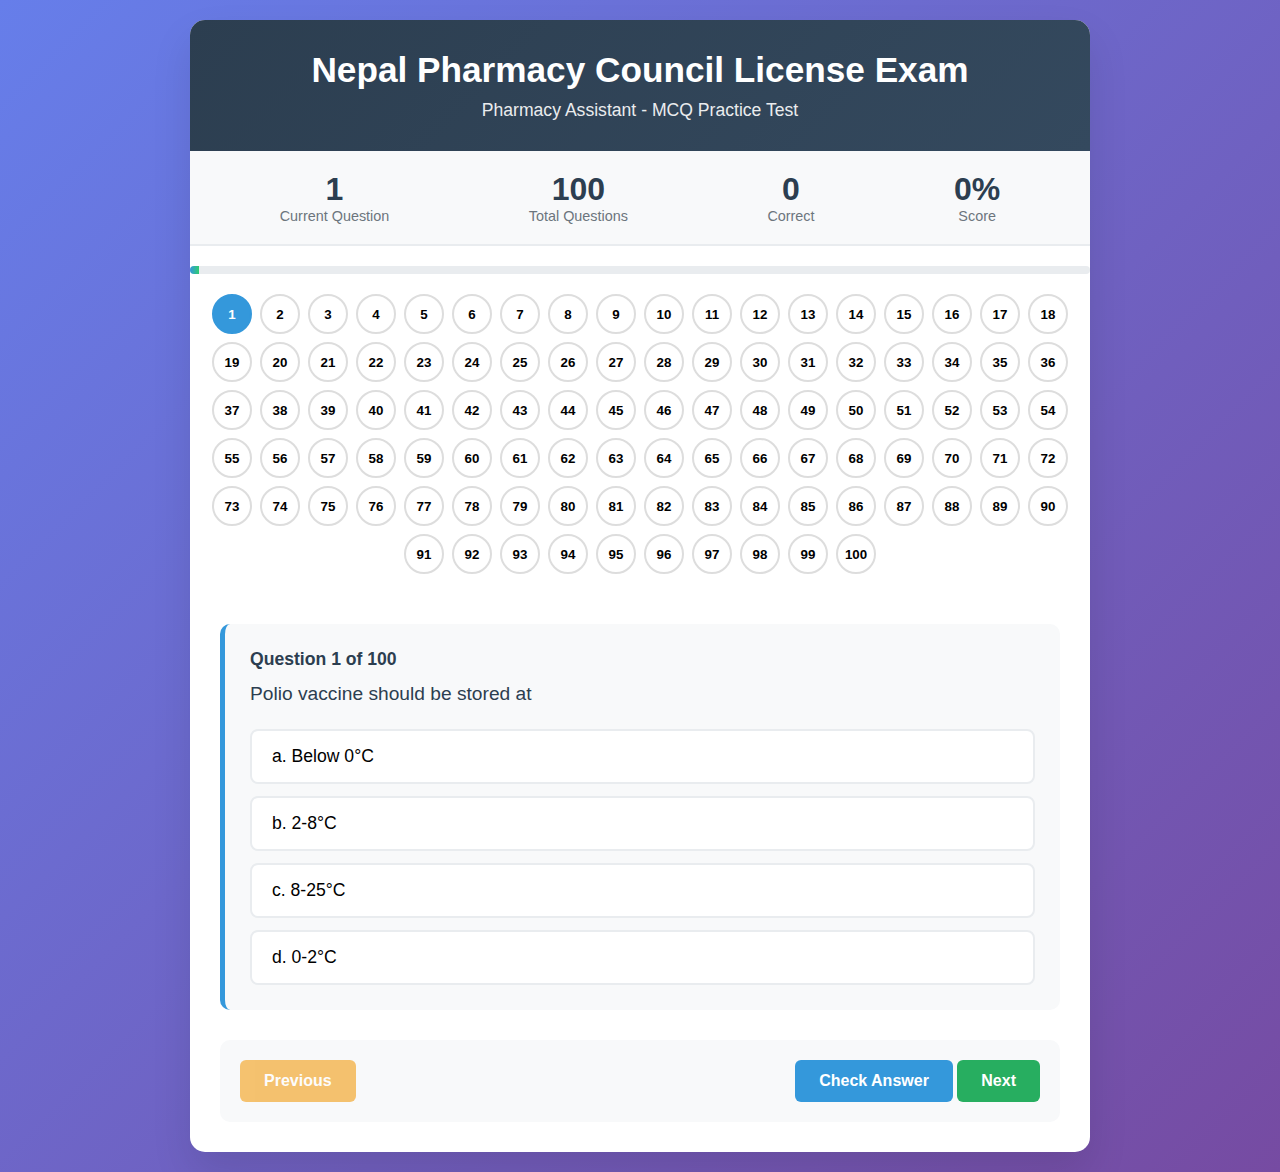
<file: madan.html>
<!DOCTYPE html>
<html lang="en">
<head>
    <meta charset="UTF-8">
    <meta name="viewport" content="width=device-width, initial-scale=1.0">
    <title>Nepal Pharmacy Council License Exam - MCQ Practice</title>
    <style>
        * {
            margin: 0;
            padding: 0;
            box-sizing: border-box;
        }

        body {
            font-family: 'Segoe UI', Tahoma, Geneva, Verdana, sans-serif;
            background: linear-gradient(135deg, #667eea 0%, #764ba2 100%);
            min-height: 100vh;
            padding: 20px;
        }

        .container {
            max-width: 900px;
            margin: 0 auto;
            background: white;
            border-radius: 15px;
            box-shadow: 0 20px 40px rgba(0,0,0,0.1);
            overflow: hidden;
        }

        .header {
            background: linear-gradient(135deg, #2c3e50 0%, #34495e 100%);
            color: white;
            padding: 30px;
            text-align: center;
        }

        .header h1 {
            font-size: 2.2em;
            margin-bottom: 10px;
        }

        .header p {
            font-size: 1.1em;
            opacity: 0.9;
        }

        .stats-bar {
            display: flex;
            justify-content: space-around;
            padding: 20px;
            background: #f8f9fa;
            border-bottom: 2px solid #e9ecef;
        }

        .stat-item {
            text-align: center;
        }

        .stat-number {
            font-size: 2em;
            font-weight: bold;
            color: #2c3e50;
        }

        .stat-label {
            color: #6c757d;
            font-size: 0.9em;
        }

        .quiz-area {
            padding: 30px;
        }

        .question-container {
            margin-bottom: 30px;
            padding: 25px;
            background: #f8f9fa;
            border-radius: 10px;
            border-left: 5px solid #3498db;
        }

        .question-number {
            font-weight: bold;
            color: #2c3e50;
            margin-bottom: 10px;
            font-size: 1.1em;
        }

        .question-text {
            font-size: 1.2em;
            margin-bottom: 20px;
            color: #2c3e50;
            line-height: 1.5;
        }

        .options {
            display: grid;
            gap: 12px;
        }

        .option {
            padding: 15px 20px;
            background: white;
            border: 2px solid #e9ecef;
            border-radius: 8px;
            cursor: pointer;
            transition: all 0.3s ease;
            font-size: 1.1em;
        }

        .option:hover {
            background: #f1f3f4;
            border-color: #3498db;
        }

        .option.selected {
            background: #3498db;
            color: white;
            border-color: #2980b9;
        }

        .option.correct {
            background: #27ae60;
            color: white;
            border-color: #229954;
        }

        .option.incorrect {
            background: #e74c3c;
            color: white;
            border-color: #c0392b;
        }

        .option.disabled {
            cursor: not-allowed;
            opacity: 0.7;
        }

        .controls {
            display: flex;
            justify-content: space-between;
            align-items: center;
            margin-top: 30px;
            padding: 20px;
            background: #f8f9fa;
            border-radius: 10px;
        }

        .btn {
            padding: 12px 24px;
            border: none;
            border-radius: 6px;
            font-size: 1em;
            cursor: pointer;
            transition: all 0.3s ease;
            font-weight: 600;
        }

        .btn-primary {
            background: #3498db;
            color: white;
        }

        .btn-primary:hover {
            background: #2980b9;
        }

        .btn-success {
            background: #27ae60;
            color: white;
        }

        .btn-success:hover {
            background: #229954;
        }

        .btn-warning {
            background: #f39c12;
            color: white;
        }

        .btn-warning:hover {
            background: #e67e22;
        }

        .btn:disabled {
            opacity: 0.6;
            cursor: not-allowed;
        }

        .progress-bar {
            width: 100%;
            height: 8px;
            background: #e9ecef;
            border-radius: 4px;
            overflow: hidden;
            margin: 20px 0;
        }

        .progress-fill {
            height: 100%;
            background: linear-gradient(90deg, #3498db, #2ecc71);
            transition: width 0.3s ease;
        }

        .result-area {
            text-align: center;
            padding: 40px;
            background: linear-gradient(135deg, #2ecc71 0%, #27ae60 100%);
            color: white;
            border-radius: 10px;
            margin: 20px 0;
        }

        .result-score {
            font-size: 3em;
            font-weight: bold;
            margin-bottom: 10px;
        }

        .result-message {
            font-size: 1.3em;
            margin-bottom: 20px;
        }

        .explanation {
            background: #e8f5e8;
            border: 1px solid #27ae60;
            border-radius: 8px;
            padding: 15px;
            margin-top: 15px;
            color: #2d5a2d;
        }

        .question-nav {
            display: flex;
            flex-wrap: wrap;
            gap: 8px;
            margin: 20px 0;
            justify-content: center;
        }

        .nav-btn {
            width: 40px;
            height: 40px;
            border: 2px solid #ddd;
            background: white;
            border-radius: 50%;
            cursor: pointer;
            font-weight: bold;
            transition: all 0.3s ease;
        }

        .nav-btn.answered {
            background: #27ae60;
            color: white;
            border-color: #27ae60;
        }

        .nav-btn.current {
            background: #3498db;
            color: white;
            border-color: #3498db;
        }

        @media (max-width: 768px) {
            .container {
                margin: 10px;
                border-radius: 10px;
            }
            
            .header {
                padding: 20px;
            }
            
            .header h1 {
                font-size: 1.8em;
            }
            
            .quiz-area {
                padding: 20px;
            }
            
            .controls {
                flex-direction: column;
                gap: 15px;
            }
            
            .stats-bar {
                flex-direction: column;
                gap: 15px;
            }
        }
    </style>
</head>
<body>
    <div class="container">
        <div class="header">
            <h1>Nepal Pharmacy Council License Exam</h1>
            <p>Pharmacy Assistant - MCQ Practice Test</p>
        </div>

        <div class="stats-bar">
            <div class="stat-item">
                <div class="stat-number" id="currentQuestion">1</div>
                <div class="stat-label">Current Question</div>
            </div>
            <div class="stat-item">
                <div class="stat-number" id="totalQuestions">100</div>
                <div class="stat-label">Total Questions</div>
            </div>
            <div class="stat-item">
                <div class="stat-number" id="correctAnswers">0</div>
                <div class="stat-label">Correct</div>
            </div>
            <div class="stat-item">
                <div class="stat-number" id="score">0%</div>
                <div class="stat-label">Score</div>
            </div>
        </div>

        <div class="progress-bar">
            <div class="progress-fill" id="progressFill"></div>
        </div>

        <div class="question-nav" id="questionNav"></div>

        <div class="quiz-area">
            <div class="question-container">
                <div class="question-number" id="questionNumber">Question 1 of 100</div>
                <div class="question-text" id="questionText"></div>
                <div class="options" id="optionsContainer"></div>
                <div class="explanation" id="explanation" style="display: none;"></div>
            </div>

            <div class="controls">
                <button class="btn btn-warning" id="prevBtn" onclick="previousQuestion()">Previous</button>
                <div>
                    <button class="btn btn-primary" id="checkBtn" onclick="checkAnswer()">Check Answer</button>
                    <button class="btn btn-success" id="nextBtn" onclick="nextQuestion()">Next</button>
                </div>
            </div>
        </div>

        <div class="result-area" id="resultArea" style="display: none;">
            <div class="result-score" id="finalScore">0%</div>
            <div class="result-message" id="resultMessage"></div>
            <button class="btn btn-primary" onclick="restartQuiz()">Restart Quiz</button>
        </div>
    </div>

    <script>
        // All questions extracted from the provided content
        const questions = [
            {
                question: "Polio vaccine should be stored at",
                options: ["Below 0°C", "2-8°C", "8-25°C", "0-2°C"],
                correct: 1,
                explanation: "Polio vaccine should be stored at 2-8°C to maintain its efficacy."
            },
            {
                question: "Extraction of drug from the plant is done",
                options: ["Percolation", "Maceration", "Solvent extraction", "All of the above"],
                correct: 3,
                explanation: "Drug extraction from plants can be done through percolation, maceration, and solvent extraction methods."
            },
            {
                question: "Who applies for registration of medicine for import in Nepal?",
                options: ["Manufacturer", "Authorized importer", "Hospital", "Nepal Chemist and druggist Association"],
                correct: 1,
                explanation: "Authorized importers are responsible for applying for medicine registration for import in Nepal."
            },
            {
                question: "Volume not more than should be administered by syringe",
                options: ["0.2ml", "5ml", "20ml", "10ml"],
                correct: 3,
                explanation: "The maximum volume that should be administered by syringe is 10ml."
            },
            {
                question: "Drug used for treatment of Acute gout?",
                options: ["Febuxostat", "NSAIDS", "Allopurinol", "Acetazolamide"],
                correct: 1,
                explanation: "NSAIDs are the primary treatment for acute gout attacks."
            },
            {
                question: "Which of following is an non sedating antihistamine?",
                options: ["Promethazine", "Cetirizine", "Phenaramine", "Cyproheptadine"],
                correct: 1,
                explanation: "Cetirizine is a non-sedating antihistamine."
            },
            {
                question: "A m-cholinomimetic agent",
                options: ["Carbachol", "Pilocarpine", "Ach", "Bethanechol"],
                correct: 1,
                explanation: "Pilocarpine is an m-cholinomimetic agent."
            },
            {
                question: "Methotrexate 7.5mg taking patient which drug is use in supplement",
                options: ["HCTZ", "Folic Acid", "Ampicillin", "All"],
                correct: 1,
                explanation: "Folic acid supplementation is used in patients taking methotrexate to reduce side effects."
            },
            {
                question: "The antidote for gold is",
                options: ["BAL", "Tannin", "Lime", "Copper sulphate"],
                correct: 0,
                explanation: "BAL (British Anti-Lewisite) is the antidote for gold poisoning."
            },
            {
                question: "Folxgloves contain",
                options: ["Cardiac glycosides", "Alkaloids", "Saponin", "All of Above"],
                correct: 0,
                explanation: "Foxgloves contain cardiac glycosides, primarily digoxin."
            },
            {
                question: "Which of the following occurs as crystals ?",
                options: ["Alkaloids", "Tannins", "Resins", "All of above"],
                correct: 3,
                explanation: "Alkaloids, tannins, and resins can all occur as crystals."
            },
            {
                question: "How many grams of boric acid should be used in compounding the following prescription: Phenacaine HCL 1% (NaCl Eq.=0.17), Chlorobutanol 0.5 % (NaCl Eq.o.18), Boric acid qs(Nacl eq.=0.52), Purified water add 30ml, Make isotonic solution",
                options: ["0.37g", "0.74g", "0.27g", "0.47g"],
                correct: 2,
                explanation: "The calculation shows that 0.27g of boric acid is needed to make the solution isotonic."
            },
            {
                question: "The prescription is given to the pharmacist to dispense Rx: calciferol 03, water to q.s 5.0ml, send 25ml. Final dosages form of this prescription will be",
                options: ["Solution", "Elixir", "Emulsion", "Suspension"],
                correct: 3,
                explanation: "The final dosage form will be a suspension due to the concentration and solubility characteristics."
            },
            {
                question: "For preparing primary emulsion, oils water and gum are added in the ratio of",
                options: ["4:2:1", "3:2:1", "2:4:3", "1:2:3"],
                correct: 0,
                explanation: "The standard ratio for primary emulsion preparation is 4:2:1 (oil:water:gum)."
            },
            {
                question: "According to NDP 2051 BS procurement of drug should be made under",
                options: ["Generic Name", "Brand Name", "Trade Name", "Company Name"],
                correct: 0,
                explanation: "According to NDP 2051 BS, drug procurement should be made under generic names."
            },
            {
                question: "The end colour of phenolphthalein titrating with standard base solution is",
                options: ["Pink", "Colorless", "Yellow", "Orange"],
                correct: 0,
                explanation: "Phenolphthalein turns pink in basic solutions."
            },
            {
                question: "Propanolol is clinically used as",
                options: ["Anxiety", "Asthma", "Cirrhosis of liver", "None"],
                correct: 0,
                explanation: "Propranolol is used clinically for anxiety, among other conditions."
            },
            {
                question: "Which of the following drug is carminative drug of following",
                options: ["Nutmeg", "Vinca", "Digitalis", "Cardamom"],
                correct: 3,
                explanation: "Cardamom is a carminative drug."
            },
            {
                question: "Which of the following drug adverse effect is specially noted in men compared to women",
                options: ["Tardive dyskinesia due to neuroleptics", "Levodopa induced abnormal movement", "Ampicillin induced loss motion", "Ketoconazole induced loss of libido"],
                correct: 3,
                explanation: "Ketoconazole-induced loss of libido is more commonly noted in men."
            },
            {
                question: "Which of the following drug is less effective in patient suffering from liver disease",
                options: ["Drug having higher presystemic metabolism", "Prodrug", "Acidic drug", "Basic drug"],
                correct: 0,
                explanation: "Drugs with higher presystemic metabolism are less effective in liver disease patients."
            },
            {
                question: "Which of the following contains quinazoline alkaloids ?",
                options: ["Dhatura", "Vaska", "Kurchi", "Ephedra"],
                correct: 1,
                explanation: "Vaska contains quinazoline alkaloids."
            },
            {
                question: "Which of the following is causes of Therapeutic incompatibility ?",
                options: ["Over dose", "Wrong Dose", "Contraindication", "All"],
                correct: 3,
                explanation: "All of these can cause therapeutic incompatibility."
            },
            {
                question: "Which herb loses its activity more rapidly when dried in sun light ?",
                options: ["Berberis", "Digitalis", "Curcuma longa", "Podophyllum"],
                correct: 1,
                explanation: "Digitalis loses its activity more rapidly when dried in sunlight."
            },
            {
                question: "Gas used in aerosol is called",
                options: ["API", "Propellant", "Liquid phase", "None of the above"],
                correct: 1,
                explanation: "The gas used in aerosols is called propellant."
            },
            {
                question: "Microbiological assay for antibiotics are based on",
                options: ["Amount of growth factor that support", "Fermentation process", "Degree of inhibition of growth of culture", "None of above"],
                correct: 2,
                explanation: "Microbiological assays for antibiotics are based on the degree of inhibition of microbial growth."
            },
            {
                question: "For lactating mother the drug is generally not recommended",
                options: ["Ampicillin", "Amoxycillin", "Chloramphenical", "B-Complex"],
                correct: 2,
                explanation: "Chloramphenicol is generally not recommended for lactating mothers due to potential toxicity."
            },
            {
                question: "Drug interaction can be best avoided by",
                options: ["Allowing proper spacing in between their use", "Using alternative drug", "Avoiding simultaneous use", "All of the above"],
                correct: 3,
                explanation: "All of these methods can help avoid drug interactions."
            },
            {
                question: "Amoxycillin is very important antibiotics drug. What dosages form are generally given in children ?",
                options: ["Tablet", "Capsule", "Dispersible Tablet", "Injection"],
                correct: 2,
                explanation: "Dispersible tablets are commonly used for children as they can be dissolved in water."
            },
            {
                question: "Which of the following drug is used to treat giardiasis ?",
                options: ["Furazolidone", "Mepacrine", "Metronidazole", "All"],
                correct: 3,
                explanation: "All of these drugs can be used to treat giardiasis."
            },
            {
                question: "Morphine acetylation gives",
                options: ["Diamorphine", "Heroin", "Cocaine", "Pethidine"],
                correct: 1,
                explanation: "Morphine acetylation produces heroin (diacetylmorphine)."
            },
            {
                question: "Publication of Nepalese national formulary is the objective of",
                options: ["National Health Policy", "National Drug Policy", "Drug Act", "Long term health policy"],
                correct: 1,
                explanation: "The publication of the Nepalese national formulary is an objective of the National Drug Policy."
            },
            {
                question: "The following compound is 350 times sweeter than sucrose",
                options: ["Aspartame", "Cyclamate", "Sodium Cyclamate", "Fructose"],
                correct: 1,
                explanation: "Cyclamate is approximately 350 times sweeter than sucrose."
            },
            {
                question: "Additives in dosages forms are",
                options: ["API", "Binder used during formulations", "Packaging materials", "None"],
                correct: 1,
                explanation: "Additives in dosage forms include binders used during formulations."
            },
            {
                question: "Flame photometer is not used detecting",
                options: ["Calcium", "Sodium", "Potassium", "Barium"],
                correct: 3,
                explanation: "Flame photometry is not typically used for detecting barium."
            },
            {
                question: "What is the meaning of OS in the abbreviations",
                options: ["Once single use", "Outside", "Left eye", "All"],
                correct: 2,
                explanation: "OS stands for 'left eye' in medical abbreviations."
            },
            {
                question: "Omeprazoles heals the stomach ulcer by",
                options: ["Coating on ulcer", "Increasing the release of gastric acid", "Reducing the gastric acid production", "Neutralizing Acid"],
                correct: 2,
                explanation: "Omeprazole heals stomach ulcers by reducing gastric acid production through proton pump inhibition."
            },
            {
                question: "To avoid the expiry of drug, which method is best suitable ?",
                options: ["FEFO", "FIFO", "Bin card", "Maintain log book of drug sale"],
                correct: 0,
                explanation: "FEFO (First Expired, First Out) is the best method to avoid drug expiry."
            },
            {
                question: "Which of the following is not solid dosages form",
                options: ["Tablet", "Cream", "Powder", "All"],
                correct: 1,
                explanation: "Cream is not a solid dosage form; it's a semisolid formulation."
            },
            {
                question: "A substance that reduces the contact angle between a surface and liquid is known as",
                options: ["Flocculating", "Wetting", "Foaming agent", "Coagulating agent"],
                correct: 1,
                explanation: "A wetting agent reduces the contact angle between a surface and liquid."
            },
            {
                question: "Which of the following post is for Director general department of health service in drug advisory committee ?",
                options: ["Chairperson", "Vice Chairperson", "Member", "Member Secretary"],
                correct: 2,
                explanation: "The Director General of the Department of Health Service serves as a member of the drug advisory committee."
            },
            {
                question: "Inspector means a person deputed by the department for the purpose of",
                options: ["Chapter 6", "Section 4", "Chapter 7", "Section 6"],
                correct: 1,
                explanation: "Inspector is defined under Section 4 of the relevant regulations."
            },
            {
                question: "The usual dose of secnidazole is",
                options: ["500mg TDS", "400mg TDS", "1gm STAT", "2g STAT"],
                correct: 3,
                explanation: "The usual dose of secnidazole is 2g as a single dose (STAT)."
            },
            {
                question: "Which of the following drug may causes Hirsutism",
                options: ["Acetazolamide", "Amphetamine", "Ranitidine", "All"],
                correct: 3,
                explanation: "All of these drugs can potentially cause hirsutism as a side effect."
            },
            {
                question: "Which of the following plant contain both alkaloids and glycosides",
                options: ["Hyocymus", "Aconitine", "Withania", "Stramonium"],
                correct: 2,
                explanation: "Withania contains both alkaloids and glycosides."
            },
            {
                question: "Which section of drug mfg code 2041 provides the provisions for parentral preparations",
                options: ["6.1", "6.2", "6.3", "6.4"],
                correct: 2,
                explanation: "Section 6.3 of the drug manufacturing code 2041 provides provisions for parenteral preparations."
            },
            {
                question: "Which statement is not true about enteric coated tablets",
                options: ["Should be crushed", "Should not be taken with antacid", "Should not be swallowed whole", "None of the above"],
                correct: 0,
                explanation: "Enteric coated tablets should NOT be crushed as it destroys the coating."
            },
            {
                question: "The full form of STG is",
                options: ["Standard Teaching Guidelines", "Standard Technical group", "Standard Treatment Guideline", "Standard treatment group"],
                correct: 2,
                explanation: "STG stands for Standard Treatment Guidelines."
            },
            {
                question: "One of the aim of the use of suspending agents in suspension is to control",
                options: ["pH", "Tonicity", "Microbial growth", "Viscosity"],
                correct: 3,
                explanation: "Suspending agents are used to control viscosity in suspensions."
            },
            {
                question: "Semisolid dosages form denotes the",
                options: ["Topical powder", "Lotion", "Suspension", "Syrup"],
                correct: 1,
                explanation: "Lotions are examples of semisolid dosage forms."
            },
            {
                question: "Which of the following is topical corticosteroids ?",
                options: ["Flucinolone", "Hydrocortisone", "Predisolone", "Dexamethasone"],
                correct: 0,
                explanation: "Flucinolone is a topical corticosteroid."
            },
            {
                question: "Which of the following is classified as an antacid",
                options: ["Pantoprazole", "Ranitidine", "Sodium bicarbonate", "ALL"],
                correct: 2,
                explanation: "Sodium bicarbonate is classified as an antacid."
            },
            {
                question: "Suppositories should be stored in…………?",
                options: ["Cool place", "Cold place", "Frozen condition", "All"],
                correct: 0,
                explanation: "Suppositories should be stored in a cool place."
            },
            {
                question: "Which of the following vitamin deficiency cause pellagra",
                options: ["Methylcoblamine", "Thiamin", "Niacin", "Riboflavin"],
                correct: 2,
                explanation: "Niacin (vitamin B3) deficiency causes pellagra."
            },
            {
                question: "All of the following are side effect of tetracycline except",
                options: ["Brown discoloration of teeth", "Photo toxicity", "Gastric discomfort", "Ototoxicity"],
                correct: 3,
                explanation: "Ototoxicity is not a typical side effect of tetracycline."
            },
            {
                question: "Dalchini is commonly known as……………",
                options: ["Cardamom", "Ginger", "Cinnamon", "Glycyrrhiza"],
                correct: 2,
                explanation: "Dalchini is commonly known as cinnamon."
            },
            {
                question: "The following drug may flu like syndrome……….",
                options: ["Rifampicin", "Tetracycline", "Vancomycin", "Stevens-Johnson syndrome"],
                correct: 0,
                explanation: "Rifampicin can cause flu-like syndrome as a side effect."
            },
            {
                question: "All of the following are antihypertensive except",
                options: ["Digoxin", "Methyldopa", "Diltiazem", "Lisinopril"],
                correct: 0,
                explanation: "Digoxin is a cardiac glycoside, not primarily an antihypertensive."
            },
            {
                question: "Which of the following is not a tricyclic antidepressant",
                options: ["Trimipramine", "Fluoxetine", "Amitryptaline", "Imipramine"],
                correct: 1,
                explanation: "Fluoxetine is an SSRI, not a tricyclic antidepressant."
            },
            {
                question: "Association of Pharmaceutical Procedure of Nepal was established in the year",
                options: ["1995 A.D.", "1990 A.D.", "1972 A.D", "1999 A.D."],
                correct: 2,
                explanation: "The Association of Pharmaceutical Procedure of Nepal was established in 1972 A.D."
            },
            {
                question: "Beriberi is caused by deficiency of",
                options: ["Vitamin B1", "Vitamin B6", "Vitamin B2", "Vitamin B2"],
                correct: 0,
                explanation: "Beriberi is caused by vitamin B1 (thiamine) deficiency."
            },
            {
                question: "One of the following is titrimetric method",
                options: ["Volumetric method", "Gravimetric", "Quantitative analysis", "Polarimetry"],
                correct: 0,
                explanation: "Volumetric method is a type of titrimetric analysis."
            },
            {
                question: "An organic ion which is used prophylactically in bipolar depression is",
                options: ["Valporate", "Lithium", "Chromium", "Sodium"],
                correct: 1,
                explanation: "Lithium is used prophylactically in bipolar depression."
            },
            {
                question: "Asuro belongs to the family",
                options: ["Solaneaceae", "Apocynaceae", "Liliaceae", "Acanthaceae"],
                correct: 3,
                explanation: "Asuro belongs to the Acanthaceae family."
            },
            {
                question: "Rayer's syndrome is the most common side effect of which of the following categories drug",
                options: ["Aspirin", "Macrolides", "Penicillines", "Tetracylines"],
                correct: 0,
                explanation: "Reye's syndrome is associated with aspirin use in children."
            },
            {
                question: "Drug registration and regulation was issued by government of Nepal in",
                options: ["2037", "2038", "2041", "2045"],
                correct: 2,
                explanation: "Drug registration and regulation was issued by the government of Nepal in 2041 BS."
            },
            {
                question: "Which of the following is sweetening agent for diabetic patients in the pharmaceutical industry ?",
                options: ["Aspartame", "Sucrose", "Fructose", "All"],
                correct: 0,
                explanation: "Aspartame is a suitable sweetening agent for diabetic patients."
            },
            {
                question: "The first pharmacist was",
                options: ["Hippocrates", "Galen", "Alexander", "Nabin"],
                correct: 1,
                explanation: "Galen is considered one of the first pharmacists."
            },
            {
                question: "First Hospital Pharmacy of Nepal was",
                options: ["Kanti Hospital", "Patan Hospital", "Bir Hospital", "Teaching Hospital"],
                correct: 2,
                explanation: "Bir Hospital had the first hospital pharmacy in Nepal."
            },
            {
                question: "Drug used in vaginal candidiasis",
                options: ["Fluconazole", "Cefexime", "Azithromycin", "All"],
                correct: 0,
                explanation: "Fluconazole is the drug of choice for vaginal candidiasis."
            },
            {
                question: "Senna is performed in………drying",
                options: ["Tray", "Naturally in shade or sun", "Spray", "Vacuum"],
                correct: 1,
                explanation: "Senna is typically dried naturally in shade or sun."
            },
            {
                question: "Nepal adopt PHC in",
                options: ["Oct 1977", "Oct 1978", "Oct 1992", "Oct 1979"],
                correct: 1,
                explanation: "Nepal adopted Primary Health Care (PHC) in October 1978."
            },
            {
                question: "Which of the following is not added in lozenges",
                options: ["Binder", "Disintegration", "Sweetener", "All"],
                correct: 1,
                explanation: "Disintegration agents are not typically added to lozenges as they are meant to dissolve slowly."
            },
            {
                question: "0.10% cocaine containing pharmaceutical product is categorized as",
                options: ["Samuha ka", "Samuha kha", "Samuha ga", "None"],
                correct: 2,
                explanation: "0.10% cocaine containing products are categorized as Samuha ga."
            },
            {
                question: "Under which section of drug act 2035 there is the provision of investigation and filling of case?",
                options: ["39", "31", "37", "40"],
                correct: 0,
                explanation: "Section 39 of the Drug Act 2035 provides for investigation and case filing."
            },
            {
                question: "The example of phase I drug metabolizing reaction is",
                options: ["Reduction", "Oxidation", "Hydrolysis", "All"],
                correct: 3,
                explanation: "All of these are examples of phase I drug metabolizing reactions."
            },
            {
                question: "Prolonged lithium therapy causes",
                options: ["Renal impairment", "Osteoporosis", "Parkinsonism", "Gout"],
                correct: 0,
                explanation: "Prolonged lithium therapy can cause renal impairment."
            },
            {
                question: "The rate of bioavailability is most rapid when the drug is formulated as a",
                options: ["Controlled release (CR)", "Hard gelatin capsules", "Tablet", "Solutions"],
                correct: 3,
                explanation: "Solutions provide the most rapid bioavailability among these options."
            },
            {
                question: "In pharmaceutical quality system GMP is the part of",
                options: ["IPQC", "Maintenance", "QC", "QA"],
                correct: 3,
                explanation: "GMP (Good Manufacturing Practice) is part of Quality Assurance (QA)."
            },
            {
                question: "Anemia results from dietary deficiency of all except",
                options: ["Folic acid", "Vit B12", "Iron", "Vit D"],
                correct: 3,
                explanation: "Vitamin D deficiency does not cause anemia."
            },
            {
                question: "Major side effect of INH is",
                options: ["Headache", "Anaphylactic shock", "Peripheral neuropathy", "Constipation"],
                correct: 2,
                explanation: "Peripheral neuropathy is a major side effect of isoniazid (INH)."
            },
            {
                question: "Which of the following have tranquilizer action?",
                options: ["Rauwolfia", "Cocaine", "Cannabis", "Opium"],
                correct: 0,
                explanation: "Rauwolfia has tranquilizer action due to its reserpine content."
            },
            {
                question: "All of the following have antiasthmatic Action except",
                options: ["Ephedra", "Lobelia", "Vinca", "Vasaka"],
                correct: 2,
                explanation: "Vinca does not have antiasthmatic action."
            },
            {
                question: "Main chemical constituents of clove",
                options: ["Eugenol", "Linalool", "Cineole", "Anethole"],
                correct: 0,
                explanation: "Eugenol is the main chemical constituent of clove."
            },
            {
                question: "Most common method for extraction of volatile oils is",
                options: ["Distillation", "Percolation", "Decoction", "Enfleurage"],
                correct: 0,
                explanation: "Distillation is the most common method for extracting volatile oils."
            },
            {
                question: "Volatiles oils are also called as",
                options: ["Lipids", "Essential oils", "Non essential oils", "Fixed oils"],
                correct: 1,
                explanation: "Volatile oils are also called essential oils."
            },
            {
                question: "The plant part cinnamon used for medicinal value is",
                options: ["Root", "Bark", "Stem", "Leaf"],
                correct: 1,
                explanation: "The bark of cinnamon is used for medicinal purposes."
            },
            {
                question: "The meaning of HS in prescription is",
                options: ["At morning", "At night", "Twice a day", "All"],
                correct: 1,
                explanation: "HS stands for 'hora somni' meaning 'at night' in prescriptions."
            },
            {
                question: "The scientific name of Gurjo is",
                options: ["Piper longum", "Terminalia chebula", "Tinospora cordifolia", "None"],
                correct: 2,
                explanation: "The scientific name of Gurjo (Guduchi) is Tinospora cordifolia."
            },
            {
                question: "Which of the following antihypertensive drug used in COPD patients",
                options: ["Amlodipine", "Captopril", "Propranolol", "All"],
                correct: 0,
                explanation: "Amlodipine is safe to use in COPD patients as it doesn't affect respiratory function."
            },
            {
                question: "The position of pharmacist in Hospital drug and therapeutic committee is",
                options: ["Secretary", "Member", "Chairman", "All"],
                correct: 1,
                explanation: "The pharmacist serves as a member of the hospital drug and therapeutic committee."
            },
            {
                question: "The calories value of lipid is ………………",
                options: ["6.0 cal/g", "9.0 cal/g", "15 cal/g", "12 cal/g"],
                correct: 1,
                explanation: "Lipids provide 9.0 calories per gram."
            },
            {
                question: "The PH range of the phenolphthalein indicator is",
                options: ["6.8 - 8.0", "3.1-5.5", "2.8-4.4", "8.3-10"],
                correct: 3,
                explanation: "Phenolphthalein indicator has a pH range of 8.3-10."
            },
            {
                question: "The pro drug of epinephrine is",
                options: ["Dipivefrine", "E 3174", "Canrenone", "none"],
                correct: 0,
                explanation: "Dipivefrine is the prodrug of epinephrine."
            },
            {
                question: "Which of the following drug goes under decyclization reaction",
                options: ["Propranolol", "Cimetidine", "Phenytoin", "Rifampicin"],
                correct: 1,
                explanation: "Cimetidine undergoes decyclization reaction."
            },
            {
                question: "Which of the following drug is enzyme inducer drug",
                options: ["Griseofulvin", "Phenytoin", "Rifampicin", "All"],
                correct: 3,
                explanation: "All of these drugs are enzyme inducers."
            },
            {
                question: "The gas used in aerosol is called",
                options: ["Propellant", "Solvent", "Medicament", "All"],
                correct: 0,
                explanation: "The gas used in aerosols is called propellant."
            },
            {
                question: "Tablets designed for rectal administration is called",
                options: ["Lozenges", "Troches", "Suppositories", "Enemas"],
                correct: 2,
                explanation: "Tablets designed for rectal administration are called suppositories."
            },
            {
                question: "Viscosity enhancer in ophthalmic preparation",
                options: ["Povidone", "Macrogol", "Dextran", "Polyvinyl alcohol"],
                correct: 2,
                explanation: "Dextran is used as a viscosity enhancer in ophthalmic preparations."
            },
            {
                question: "Which of the following pharmacopeia is not official in Nepal?",
                options: ["IP", "BP", "USP", "NONE"],
                correct: 3,
                explanation: "All listed pharmacopeias (IP, BP, USP) are official in Nepal, so the answer is NONE."
            },
            {
                question: "To fix price of the drug is the functions of",
                options: ["Drug advisory committee", "Drug consultative council", "DDA", "NPC"],
                correct: 1,
                explanation: "The Drug Consultative Council is responsible for fixing drug prices."
            }
        ];

        let currentQuestion = 0;
        let score = 0;
        let answeredQuestions = new Set();
        let userAnswers = {};

        function initializeQuiz() {
            createNavigation();
            displayQuestion();
            updateStats();
        }

        function createNavigation() {
            const navContainer = document.getElementById('questionNav');
            navContainer.innerHTML = '';
            
            for (let i = 0; i < questions.length; i++) {
                const navBtn = document.createElement('button');
                navBtn.className = 'nav-btn';
                navBtn.textContent = i + 1;
                navBtn.onclick = () => goToQuestion(i);
                
                if (answeredQuestions.has(i)) {
                    navBtn.classList.add('answered');
                }
                if (i === currentQuestion) {
                    navBtn.classList.add('current');
                }
                
                navContainer.appendChild(navBtn);
            }
        }

        function displayQuestion() {
            const question = questions[currentQuestion];
            document.getElementById('questionNumber').textContent = `Question ${currentQuestion + 1} of ${questions.length}`;
            document.getElementById('questionText').textContent = question.question;
            
            const optionsContainer = document.getElementById('optionsContainer');
            optionsContainer.innerHTML = '';
            
            question.options.forEach((option, index) => {
                const optionDiv = document.createElement('div');
                optionDiv.className = 'option';
                optionDiv.textContent = String.fromCharCode(97 + index) + '. ' + option;
                optionDiv.onclick = () => selectOption(index);
                
                if (userAnswers[currentQuestion] !== undefined) {
                    optionDiv.classList.add('disabled');
                    if (index === question.correct) {
                        optionDiv.classList.add('correct');
                    } else if (index === userAnswers[currentQuestion]) {
                        optionDiv.classList.add('incorrect');
                    }
                }
                
                optionsContainer.appendChild(optionDiv);
            });
            
            // Show explanation if question is answered
            const explanationDiv = document.getElementById('explanation');
            if (userAnswers[currentQuestion] !== undefined) {
                explanationDiv.style.display = 'block';
                explanationDiv.textContent = question.explanation;
            } else {
                explanationDiv.style.display = 'none';
            }
            
            // Update navigation
            createNavigation();
            
            // Update button states
            document.getElementById('prevBtn').disabled = currentQuestion === 0;
            document.getElementById('nextBtn').textContent = currentQuestion === questions.length - 1 ? 'Finish' : 'Next';
            
            // Update check button
            const checkBtn = document.getElementById('checkBtn');
            if (userAnswers[currentQuestion] !== undefined) {
                checkBtn.textContent = 'Answered';
                checkBtn.disabled = true;
            } else {
                checkBtn.textContent = 'Check Answer';
                checkBtn.disabled = false;
            }
            
            // Update progress
            const progress = ((currentQuestion + 1) / questions.length) * 100;
            document.getElementById('progressFill').style.width = progress + '%';
        }

        function selectOption(index) {
            if (userAnswers[currentQuestion] !== undefined) return;
            
            const options = document.querySelectorAll('.option');
            options.forEach(option => option.classList.remove('selected'));
            options[index].classList.add('selected');
        }

        function checkAnswer() {
            const selectedOption = document.querySelector('.option.selected');
            if (!selectedOption) {
                alert('Please select an answer!');
                return;
            }
            
            const question = questions[currentQuestion];
            const selectedIndex = Array.from(document.querySelectorAll('.option')).indexOf(selectedOption);
            
            userAnswers[currentQuestion] = selectedIndex;
            answeredQuestions.add(currentQuestion);
            
            // Show correct/incorrect styling
            const options = document.querySelectorAll('.option');
            options.forEach((option, index) => {
                option.classList.add('disabled');
                if (index === question.correct) {
                    option.classList.add('correct');
                } else if (index === selectedIndex) {
                    option.classList.add('incorrect');
                }
            });
            
            // Show explanation
            document.getElementById('explanation').style.display = 'block';
            document.getElementById('explanation').textContent = question.explanation;
            
            // Update score
            if (selectedIndex === question.correct) {
                score++;
            }
            
            updateStats();
            displayQuestion();
        }

        function nextQuestion() {
            if (currentQuestion < questions.length - 1) {
                currentQuestion++;
                displayQuestion();
            } else {
                showResults();
            }
        }

        function previousQuestion() {
            if (currentQuestion > 0) {
                currentQuestion--;
                displayQuestion();
            }
        }

        function goToQuestion(index) {
            currentQuestion = index;
            displayQuestion();
        }

        function updateStats() {
            document.getElementById('currentQuestion').textContent = currentQuestion + 1;
            document.getElementById('correctAnswers').textContent = score;
            const percentage = Math.round((score / questions.length) * 100);
            document.getElementById('score').textContent = percentage + '%';
        }

        function showResults() {
            const percentage = Math.round((score / questions.length) * 100);
            document.getElementById('finalScore').textContent = percentage + '%';
            
            let message = '';
            if (percentage >= 80) {
                message = 'Excellent! You have mastered the material!';
            } else if (percentage >= 60) {
                message = 'Good job! Keep practicing to improve further.';
            } else if (percentage >= 40) {
                message = 'Fair performance. Review the topics you missed.';
            } else {
                message = 'Keep studying! Review the material and try again.';
            }
            
            document.getElementById('resultMessage').textContent = message;
            document.querySelector('.quiz-area').style.display = 'none';
            document.getElementById('resultArea').style.display = 'block';
        }

        function restartQuiz() {
            currentQuestion = 0;
            score = 0;
            answeredQuestions.clear();
            userAnswers = {};
            document.querySelector('.quiz-area').style.display = 'block';
            document.getElementById('resultArea').style.display = 'none';
            initializeQuiz();
        }

        // Initialize the quiz when page loads
        window.onload = initializeQuiz;
    </script>
</body>
</html>
</file>
<file: styles.css>
:root{
  --bg:#0b0f17;
  --panel:#111827;
  --card:#0f172a;
  --text:#e5e7eb;
  --muted:#a7b0c0;
  --line:rgba(255,255,255,0.10);
  --accent:#7c3aed;
  --accent2:#22c55e;
  --shadow: 0 10px 35px rgba(0,0,0,0.35);
  --radius: 18px;
}

*{box-sizing:border-box}
html{scroll-behavior:smooth; overflow-x:hidden}
body{
  margin:0;
  font-family: ui-sans-serif, system-ui, -apple-system, Segoe UI, Roboto, Helvetica, Arial, "Apple Color Emoji","Segoe UI Emoji";
  color:var(--text);
  background:
    radial-gradient(1200px 600px at 10% 10%, rgba(124,58,237,0.20), transparent 50%),
    radial-gradient(900px 500px at 90% 15%, rgba(34,197,94,0.16), transparent 55%),
    var(--bg);
  overflow-x:hidden;
}

a{color:inherit; text-decoration:none}
a:hover{opacity:0.9}
code{background:rgba(255,255,255,0.06); padding:2px 6px; border-radius:8px; border:1px solid var(--line)}
ul{margin:10px 0 0; padding-left:18px}
li{margin:6px 0; color:var(--muted)}

.container{width:min(1100px, 92%); margin:0 auto}

.site-header{
  position:sticky; top:0; z-index:50;
  background:rgba(11,15,23,0.72);
  backdrop-filter: blur(10px);
  border-bottom:1px solid var(--line);
}
.header-inner{
  display:flex; align-items:center; justify-content:space-between;
  padding:14px 0;
}
.logo{
  width:42px; height:42px; display:grid; place-items:center;
  background:linear-gradient(135deg, rgba(124,58,237,0.9), rgba(34,197,94,0.7));
  border-radius:14px;
  font-weight:800;
  box-shadow: var(--shadow);
}

.nav{display:flex; align-items:center; gap:14px; position:relative}
.nav-links{
  display:flex; align-items:center; gap:16px;
}
.nav-links a{color:var(--muted); font-weight:600}
.nav-links a:hover{color:var(--text)}
.nav-links a.primary{
  color:var(--text);
  padding:8px 12px;
  border-radius:999px;
  border:1px solid var(--line);
  background:rgba(255,255,255,0.04);
}
.nav-toggle{
  display:none;
  background:transparent;
  border:1px solid var(--line);
  color:var(--text);
  border-radius:12px;
  padding:10px 12px;
}
.burger{
  display:block;
  width:18px; height:2px; background:var(--text);
  position:relative;
}
.burger::before,.burger::after{
  content:"";
  position:absolute; left:0;
  width:18px; height:2px; background:var(--text);
}
.burger::before{top:-6px}
.burger::after{top:6px}

.sr-only{
  position:absolute; width:1px; height:1px;
  padding:0; margin:-1px; overflow:hidden; clip:rect(0,0,0,0); border:0;
}

.btn{
  display:inline-flex; align-items:center; justify-content:center;
  padding:12px 16px;
  border-radius:14px;
  border:1px solid var(--line);
  background:linear-gradient(135deg, rgba(124,58,237,0.9), rgba(124,58,237,0.65));
  font-weight:800;
  box-shadow: var(--shadow);
}
.btn:hover{transform: translateY(-1px)}
.btn:active{transform: translateY(0px)}
.btn-ghost{
  background:rgba(255,255,255,0.03);
  box-shadow:none;
}
.btn-small{
  padding:10px 12px;
  border-radius:12px;
  font-weight:800;
}

.hero{padding:56px 0 22px}
.hero-grid{
  display:grid;
  grid-template-columns: 1.35fr 0.65fr;
  gap:22px;
  align-items:start;
}
.eyebrow{
  color:var(--muted);
  font-weight:700;
  letter-spacing:0.4px;
}
h1{
  font-size: clamp(2.1rem, 2.8vw, 3.0rem);
  margin:12px 0 10px;
  line-height:1.05;
}
.accent{color:var(--accent)}
.lead{
  color:var(--muted);
  font-size:1.05rem;
  line-height:1.6;
  max-width:56ch;
}
.hero-cta{display:flex; gap:12px; margin:18px 0}
.chips{display:flex; flex-wrap:wrap; gap:10px; margin-top:14px}
.chip{
  padding:8px 12px;
  border:1px solid var(--line);
  background:rgba(255,255,255,0.03);
  border-radius:999px;
  color:var(--muted);
  font-weight:700;
}

.hero-card{
  border:1px solid var(--line);
  background: linear-gradient(180deg, rgba(255,255,255,0.04), rgba(255,255,255,0.02));
  border-radius: var(--radius);
  padding:18px;
  box-shadow: var(--shadow);
}
.hero-card-top{
  display:flex; gap:12px; align-items:center;
  padding-bottom:14px;
  border-bottom:1px solid var(--line);
}
.avatar{
  width:50px; height:50px; border-radius:16px;
  display:grid; place-items:center;
  background: rgba(124,58,237,0.18);
  border:1px solid rgba(124,58,237,0.35);
  font-weight:900;
}
.name{margin:0; font-weight:900}
.meta{margin:4px 0 0; color:var(--muted); font-weight:700}

.hero-card-body{
  display:grid;
  grid-template-columns: 1fr 1fr 1fr;
  gap:10px;
  padding:14px 0;
}
.stat{
  border:1px solid var(--line);
  background:rgba(255,255,255,0.03);
  border-radius:14px;
  padding:10px;
  text-align:center;
}
.stat-num{
  margin:0;
  font-size:1.35rem;
  font-weight:900;
}
.stat-label{
  margin:4px 0 0;
  color:var(--muted);
  font-weight:700;
  font-size:0.9rem;
}

.hero-card-actions{
  display:flex; flex-wrap:wrap; gap:10px;
  padding-top:8px;
}
.fine{
  color:var(--muted);
  font-size:0.92rem;
  line-height:1.5;
  margin:12px 0 0;
}

.section{
  padding:46px 0;
  border-top:1px solid var(--line);
}
.section-head{
  display:flex;
  flex-direction:column;
  gap:6px;
  margin-bottom:18px;
}
.section-head h2{
  margin:0;
  font-size:1.7rem;
}
.section-head p{margin:0; color:var(--muted); line-height:1.6}

.filters{
  display:flex; flex-wrap:wrap;
  gap:10px;
  margin:12px 0 18px;
}
.filter{
  padding:10px 12px;
  border-radius:999px;
  border:1px solid var(--line);
  background:rgba(255,255,255,0.03);
  color:var(--muted);
  font-weight:800;
  cursor:pointer;
}
.filter.active{
  color:var(--text);
  border-color: rgba(124,58,237,0.6);
  background: rgba(124,58,237,0.18);
}

.grid{
  display:grid;
  grid-template-columns: repeat(3, 1fr);
  gap:14px;
}
.card{
  border:1px solid var(--line);
  background:rgba(255,255,255,0.03);
  border-radius: var(--radius);
  padding:16px;
  box-shadow: var(--shadow);
  display:flex;
  flex-direction:column;
  gap:10px;
  min-height: 210px;
}
.card h3{margin:0}
.card p{margin:0; color:var(--muted); line-height:1.6}
.tags{display:flex; flex-wrap:wrap; gap:8px}
.tag{
  font-size:0.86rem;
  padding:6px 10px;
  border-radius:999px;
  border:1px solid var(--line);
  color:var(--muted);
  background:rgba(255,255,255,0.02);
  font-weight:700;
}
.card .actions{margin-top:auto; display:flex; gap:10px; flex-wrap:wrap}
.link{
  border:1px solid var(--line);
  padding:9px 12px;
  border-radius:12px;
  font-weight:800;
  color:var(--text);
  background: rgba(255,255,255,0.02);
}
.link.primary{
  border-color: rgba(34,197,94,0.55);
  background: rgba(34,197,94,0.14);
}

.skills{
  display:grid;
  grid-template-columns: repeat(3, 1fr);
  gap:14px;
}
.skill-card{
  border:1px solid var(--line);
  background:rgba(255,255,255,0.03);
  border-radius: var(--radius);
  padding:16px;
  box-shadow: var(--shadow);
}
.skill-card h3{margin:0 0 10px}

.timeline{display:flex; flex-direction:column; gap:14px}
.timeline-item{
  display:grid;
  grid-template-columns: 18px 1fr;
  gap:12px;
  align-items:start;
}
.dot{
  width:12px; height:12px; border-radius:50%;
  margin-top:8px;
  background: rgba(124,58,237,0.85);
  box-shadow: 0 0 0 6px rgba(124,58,237,0.15);
}
.timeline-content{
  border:1px solid var(--line);
  background:rgba(255,255,255,0.03);
  border-radius: var(--radius);
  padding:16px;
}
.timeline-content h3{margin:0 0 6px}
.muted{color:var(--muted)}

.contact-grid{
  display:grid;
  grid-template-columns: 0.9fr 1.1fr;
  gap:14px;
}
.contact-card, .contact-form{
  border:1px solid var(--line);
  background:rgba(255,255,255,0.03);
  border-radius: var(--radius);
  padding:16px;
  box-shadow: var(--shadow);
}
.link-list{display:flex; flex-direction:column; gap:10px; margin:12px 0}
.link-list a{
  padding:10px 12px;
  border:1px solid var(--line);
  border-radius:12px;
  color:var(--text);
  background: rgba(255,255,255,0.02);
  font-weight:800;
}
.availability{
  margin-top:14px;
  border-top:1px solid var(--line);
  padding-top:14px;
}
.contact-form label{
  display:flex;
  flex-direction:column;
  gap:8px;
  margin-bottom:12px;
  font-weight:800;
}
input, textarea{
  width:100%;
  border-radius:14px;
  border:1px solid var(--line);
  background:rgba(11,15,23,0.65);
  color:var(--text);
  padding:12px 12px;
  font-size:1rem;
  outline:none;
}
input:focus, textarea:focus{
  border-color: rgba(124,58,237,0.55);
  box-shadow: 0 0 0 6px rgba(124,58,237,0.12);
}

.footer{
  border-top:1px solid var(--line);
  padding:26px 0;
}
.footer-inner{
  display:flex;
  justify-content:space-between;
  align-items:center;
  gap:10px;
  flex-wrap:wrap;
}

/* Responsive */
@media (max-width: 920px){
  .hero-grid{grid-template-columns: 1fr; }
  .grid{grid-template-columns: repeat(2, 1fr)}
  .skills{grid-template-columns: 1fr}
  .contact-grid{grid-template-columns: 1fr}
  .nav-toggle{display:inline-flex; align-items:center; justify-content:center; cursor:pointer}
  .nav-links{
    display:none;
    position:absolute;
    right:4%;
    top:64px;
    width:min(340px, 92vw);
    padding:12px;
    flex-direction:column;
    gap:10px;
    border:1px solid var(--line);
    background:rgba(11,15,23,0.92);
    border-radius:16px;
    box-shadow: var(--shadow);
  }
  .nav-links.open{display:flex}
}
@media (max-width: 560px){
  .grid{grid-template-columns: 1fr}
  .hero-card-body{grid-template-columns: 1fr 1fr}
}


/* ===== Certificates Modal ===== */
.cert-card button {
  margin-top: 12px;
}

.modal {
  position: fixed;
  inset: 0;
  background: rgba(0,0,0,0.75);
  display: none;
  align-items: center;
  justify-content: center;
  z-index: 200;
}

.modal.open {
  display: flex;
}

.modal-content {
  position: relative;
  max-width: 90%;
  max-height: 90%;
  background: #000;
  border-radius: 16px;
  padding: 12px;
  box-shadow: 0 20px 60px rgba(0,0,0,0.6);
}

.modal-content img {
  max-width: 100%;
  max-height: 80vh;
  border-radius: 12px;
}

.modal-close {
  position: absolute;
  top: -12px;
  right: -12px;
  width: 36px;
  height: 36px;
  border-radius: 50%;
  border: none;
  font-size: 22px;
  font-weight: bold;
  cursor: pointer;
  background: #ef4444;
  color: white;
}


/* ===== Improved Mobile Navigation ===== */

.mobile-drawer {
  position: fixed;
  top: 0;
  right: 0;
  width: min(320px, 85vw);
  height: 100vh;
  background: rgba(11,15,23,0.98);
  backdrop-filter: blur(12px);
  border-left: 1px solid var(--line);
  z-index: 300;
  display: flex;
  flex-direction: column;
  transform: translateX(110%);
  transition: transform 0.35s ease;
  visibility: hidden;
  pointer-events: none;
  box-shadow: -20px 0 60px rgba(0,0,0,0.6);
}

.mobile-drawer.open {
  transform: translateX(0);
  visibility: visible;
  pointer-events: auto;
}

.drawer-header {
  display: flex;
  justify-content: space-between;
  align-items: center;
  padding: 18px;
  border-bottom: 1px solid var(--line);
}

.drawer-logo {
  width: 42px;
  height: 42px;
  display: grid;
  place-items: center;
  border-radius: 14px;
  background: linear-gradient(135deg, var(--accent), var(--accent2));
  font-weight: 900;
}

.drawer-close {
  background: none;
  border: none;
  color: var(--text);
  font-size: 32px;
  cursor: pointer;
}

.drawer-links {
  display: flex;
  flex-direction: column;
  padding: 24px;
  gap: 18px;
}

.drawer-links a {
  font-size: 1.1rem;
  font-weight: 800;
  color: var(--text);
  padding: 12px 14px;
  border-radius: 12px;
  border: 1px solid transparent;
}

.drawer-links a:hover {
  background: rgba(255,255,255,0.06);
  border-color: var(--line);
}

.drawer-links a.primary {
  background: rgba(124,58,237,0.2);
  border-color: rgba(124,58,237,0.5);
}

/* Overlay */
.drawer-overlay {
  position: fixed;
  inset: 0;
  background: rgba(0,0,0,0.55);
  z-index: 250;
  opacity: 0;
  pointer-events: none;
  transition: opacity 0.3s ease;
}

.drawer-overlay.open {
  opacity: 1;
  pointer-events: auto;
}

/* Hide desktop nav links on mobile */
@media (max-width: 920px) {
  .nav-links {
    display: none !important;
  }
}

/* ===== Credly Badge ===== */
.credly-wrapper {
  display: flex;
  justify-content: center;
  margin: 16px 0;
}

.credly-note {
  text-align: center;
  font-size: 0.85rem;
  color: var(--muted);
}

/* ===== Certificate Buttons ===== */
.cert-btn {
  display: inline-flex;
  align-items: center;
  gap: 8px;
  margin-top: 14px;
  padding: 10px 14px;
  border-radius: 12px;
  border: 1px solid rgba(124,58,237,0.5);
  background: rgba(124,58,237,0.18);
  color: #fff;
  font-weight: 800;
  cursor: pointer;
  transition: transform 0.15s ease, background 0.15s ease;
}

.cert-btn:hover {
  background: rgba(124,58,237,0.28);
  transform: translateY(-1px);
}

.cert-icon {
  font-size: 1rem;
}

/* ===== Improved Certificate Viewer ===== */
.cert-modal {
  position: fixed;
  inset: 0;
  display: none;
  z-index: 600;
}

.cert-modal.open {
  display: block;
}

.cert-backdrop {
  position: absolute;
  inset: 0;
  background: rgba(0,0,0,0.75);
  backdrop-filter: blur(4px);
  animation: fadeIn 0.25s ease;
}

.cert-viewer {
  position: relative;
  width: min(900px, 92vw);
  max-height: 90vh;
  margin: auto;
  top: 50%;
  transform: translateY(-50%) scale(0.95);
  background: #0b0f17;
  border-radius: 18px;
  border: 1px solid var(--line);
  box-shadow: 0 40px 120px rgba(0,0,0,0.8);
  animation: zoomIn 0.25s ease forwards;
  display: flex;
  flex-direction: column;
}

.cert-header {
  display: flex;
  justify-content: space-between;
  align-items: center;
  padding: 14px 18px;
  border-bottom: 1px solid var(--line);
}

.cert-title {
  font-weight: 800;
}

.cert-close {
  background: none;
  border: none;
  color: var(--text);
  font-size: 28px;
  cursor: pointer;
}

.cert-body {
  padding: 16px;
  overflow: auto;
  text-align: center;
}

.cert-body img {
  max-width: 100%;
  max-height: 70vh;
  border-radius: 12px;
  cursor: zoom-in;
  transition: transform 0.25s ease;
}

.cert-body img.zoomed {
  transform: scale(1.6);
  cursor: zoom-out;
}

.cert-footer {
  padding: 10px 18px;
  border-top: 1px solid var(--line);
  text-align: center;
}

.hint {
  font-size: 0.85rem;
  color: var(--muted);
}

/* Animations */
@keyframes fadeIn {
  from { opacity: 0; }
  to   { opacity: 1; }
}

@keyframes zoomIn {
  from {
    opacity: 0;
    transform: translateY(-50%) scale(0.92);
  }
  to {
    opacity: 1;
    transform: translateY(-50%) scale(1);
  }
}

/* Mobile tweaks */
@media (max-width: 600px) {
  .cert-body img.zoomed {
    transform: scale(1.2);
  }
}

/* ===== PDF Certificate Viewer ===== */
.cert-body iframe {
  width: 100%;
  height: 70vh;
  border: none;
  border-radius: 12px;
  background: #111;
}

.cert-body img {
  max-width: 100%;
  max-height: 70vh;
  border-radius: 12px;
}

.cert-footer {
  display: flex;
  justify-content: flex-end;
  padding: 12px 18px;
  border-top: 1px solid var(--line);
}

.cert-download {
  font-weight: 800;
  color: var(--accent);
}

#repo-list {
  display: flex;
  /* display: grid; */
  /* grid-template-columns: repeat(auto-fit, minmax(250px, 1fr)); */
  /* gap: 1rem; */
}

.repo {
  border: 1px solid #ddd;
  padding: 1rem;
  border-radius: 6px;
}
</file>
